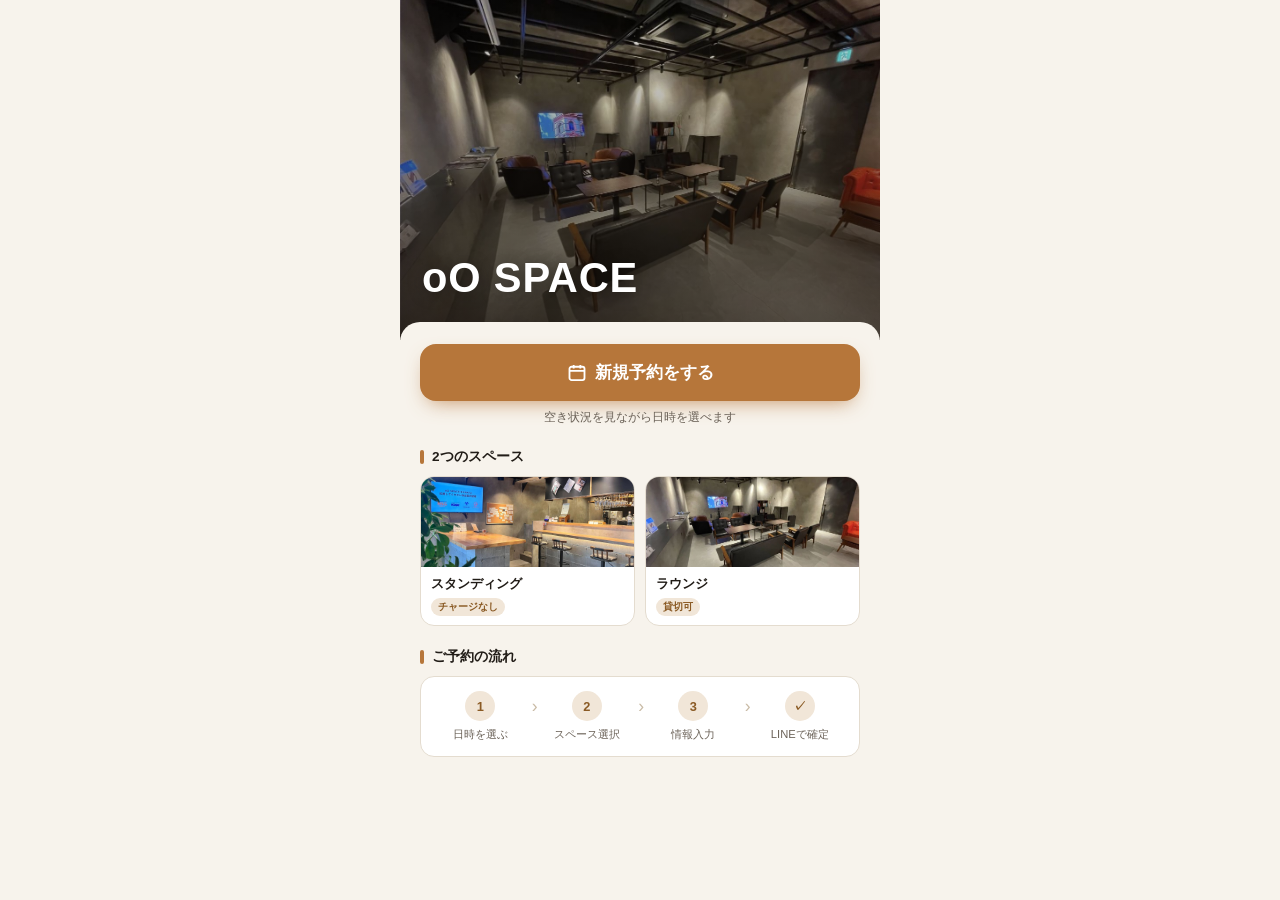
<file: frontend/index.html>
<!DOCTYPE html>
<html lang="ja">
<head>
  <meta charset="UTF-8">
  <meta name="viewport" content="width=device-width, initial-scale=1.0">
  <title>SPACE予約</title>
  <link rel="stylesheet" href="css/style.css">
</head>
<body class="home">
  <main id="portal">
    <header class="home-hero">
      <h1 class="home-brand">oO SPACE</h1>
    </header>

    <div class="home-sheet">
      <button id="new-reservation" class="home-cta">
        <svg width="20" height="20" viewBox="0 0 24 24" fill="none" stroke="currentColor" stroke-width="2.2" aria-hidden="true"><rect x="3" y="4.5" width="18" height="16" rx="2.5"/><path d="M3 9.5h18M8 2.5v4M16 2.5v4"/></svg>
        新規予約をする
      </button>
      <p class="home-sub">空き状況を見ながら日時を選べます</p>

      <h2 class="home-section">2つのスペース</h2>
      <div class="home-spaces">
        <div class="home-space">
          <img src="img/standing-space.jpg" alt="スタンディング・スペースの様子">
          <div><b>スタンディング</b><span class="home-tag">チャージなし</span></div>
        </div>
        <div class="home-space">
          <img src="img/lounge-space.jpg" alt="ラウンジ・スペースの様子">
          <div><b>ラウンジ</b><span class="home-tag">貸切可</span></div>
        </div>
      </div>

      <h2 class="home-section">ご予約の流れ</h2>
      <ol class="home-steps">
        <li><i>1</i>日時を選ぶ</li>
        <li><i>2</i>スペース選択</li>
        <li><i>3</i>情報入力</li>
        <li><i>✓</i>LINEで確定</li>
      </ol>
    </div>
  </main>

  <script src="https://static.line-scdn.net/liff/edge/2/sdk.js"></script>
  <script src="js/config.js"></script>
  <script src="js/liff-init.js"></script>
</body>
</html>
</file>
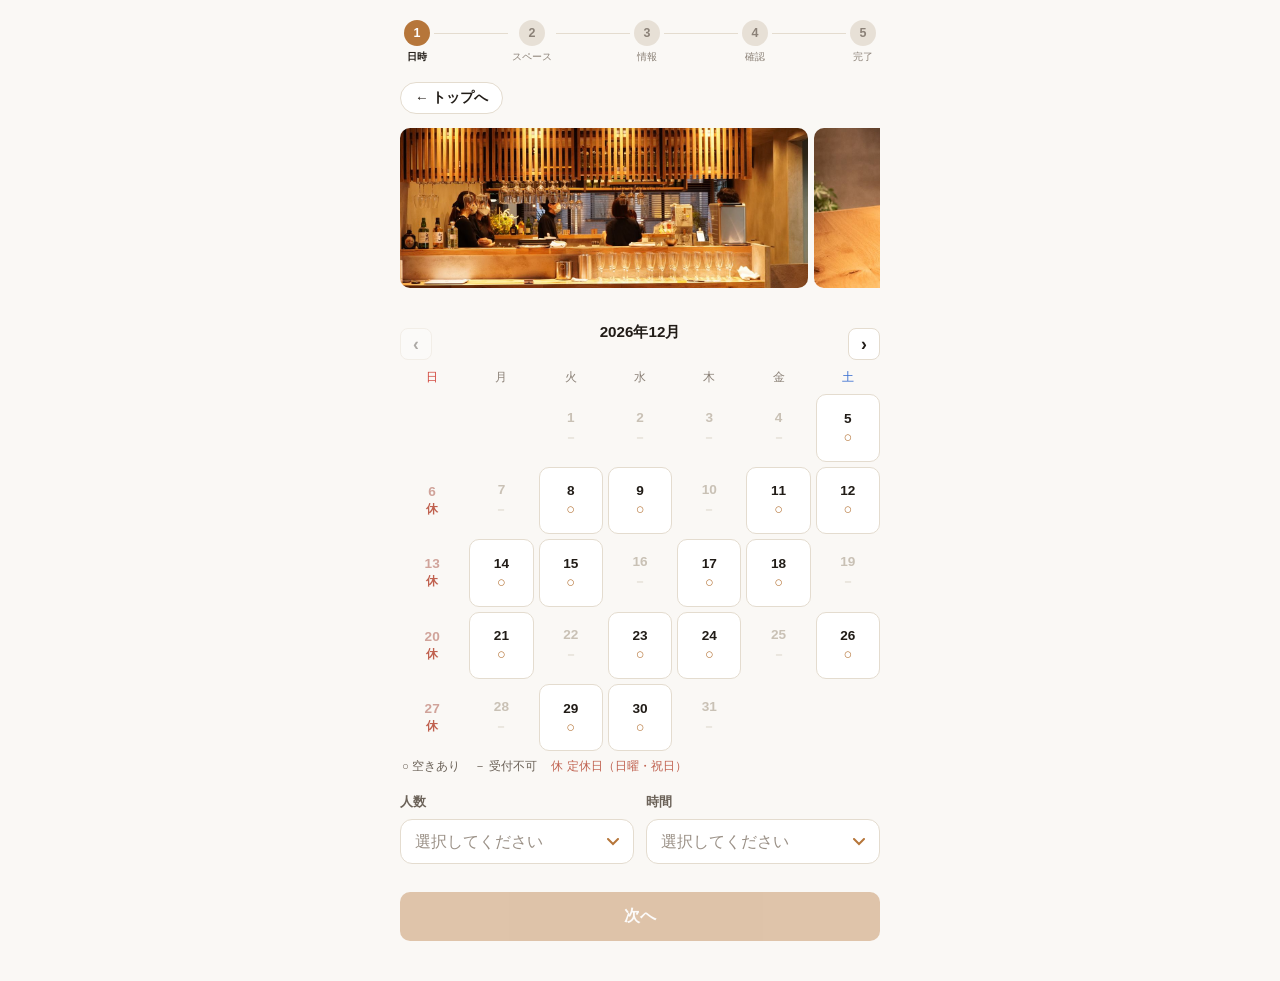
<file: frontend/reserve.html>
<!DOCTYPE html>
<html lang="ja">
<head>
  <meta charset="UTF-8">
  <meta name="viewport" content="width=device-width, initial-scale=1.0">
  <title>予約 - SPACE予約</title>
  <link rel="stylesheet" href="css/style.css">
</head>
<body>
  <main id="reserve">
    <div class="step-tracker" id="step-tracker">
      <div class="step-node is-active" data-node="1"><span class="num">1</span><span class="label">日時</span></div>
      <div class="step-line"></div>
      <div class="step-node" data-node="2"><span class="num">2</span><span class="label">スペース</span></div>
      <div class="step-line"></div>
      <div class="step-node" data-node="3"><span class="num">3</span><span class="label">情報</span></div>
      <div class="step-line"></div>
      <div class="step-node" data-node="4"><span class="num">4</span><span class="label">確認</span></div>
      <div class="step-line"></div>
      <div class="step-node" data-node="5"><span class="num">5</span><span class="label">完了</span></div>
    </div>

    <!-- Step 1: 写真・日時・人数・時間 -->
    <section class="screen is-active" data-screen="1">
      <a class="back-btn" href="index.html">← トップへ</a>
      <div class="photo-carousel">
        <img class="photo-tile" src="img/bar-counter.jpg" alt="店内バーカウンターの様子">
        <img class="photo-tile" src="img/drinks.jpg" alt="ドリンクメニューの一例">
        <img class="photo-tile" src="img/sake.jpg" alt="日本酒メニューの一例">
      </div>

      <div class="field">
        <div class="cal-nav">
          <button type="button" class="cal-nav-btn" id="cal-prev" aria-label="前月">‹</button>
          <div class="cal-month" id="cal-month"></div>
          <button type="button" class="cal-nav-btn" id="cal-next" aria-label="翌月">›</button>
        </div>
        <div class="cal-grid" id="cal-grid"></div>
        <p class="cal-legend"><span>○ 空きあり</span><span>－ 受付不可</span><span class="is-closed">休 定休日（日曜・祝日）</span></p>
      </div>

      <div class="select-row">
        <label class="field select-field">
          <span class="field-label">人数</span>
          <select id="people-select" class="select-input" required>
            <option value="" disabled selected>選択してください</option>
          </select>
        </label>
        <label class="field select-field">
          <span class="field-label">時間</span>
          <select id="time-select" class="select-input" required>
            <option value="" disabled selected>選択してください</option>
          </select>
        </label>
      </div>

      <button type="button" class="primary-btn" id="step1-next" disabled>次へ</button>
    </section>

    <!-- Step 2: スペース選択 -->
    <section class="screen" data-screen="2">
      <button type="button" class="back-btn" data-prev="1">← 戻る</button>
      <h2>スペースの選択</h2>

      <div class="space-card" data-space="スタンディング・スペース">
        <img class="space-thumb" src="img/standing-space.jpg" alt="スタンディング・スペースの様子">
        <div class="space-body">
          <p class="space-title">スタンディング・スペース <span class="space-badge">チャージなし</span></p>
          <p class="space-desc">「新たな交流」がテーマ。チャージ等はなく、少し空いた時間に1杯から気軽にご利用いただけます。1人でも仲間とでもフラッとどうぞ。</p>
        </div>
        <div class="space-check">✓</div>
      </div>

      <div class="space-card" data-space="ラウンジ・スペース">
        <img class="space-thumb" src="img/lounge-space.jpg" alt="ラウンジ・スペースの様子">
        <div class="space-body">
          <p class="space-title">ラウンジ・スペース <span class="space-badge">貸切可</span></p>
          <p class="space-desc">「新たな発見と深堀り」がテーマ。テーブルチャージ <b class="space-price">1,000円／お一人様</b>。ゆっくり話し込みたい方や、イベント・商談・仲間との集まりにもおすすめです。</p>
          <p class="space-warning" id="lounge-blocked" hidden></p>
        </div>
        <div class="space-check">✓</div>
      </div>

      <div class="field" id="lounge-usage" hidden>
        <span class="field-label">ご利用方法（ラウンジ）</span>
        <div class="option-group">
          <label><input type="radio" name="loungeUsage" value="通常利用" checked><b>通常利用</b><span>チャージ 1,000円／人</span></label>
          <label><input type="radio" name="loungeUsage" value="貸切"><b>貸切</b><span id="charter-price"></span></label>
        </div>
        <p class="option-hint">貸切料金：18時より前の開始 22,000円／3時間、18時以降の開始 33,000円／3時間</p>
      </div>

      <div class="field">
        <span class="field-label">飲み放題の有無</span>
        <div class="option-group">
          <label><input type="radio" name="drink" value="あり" checked><b>あり</b><span>2時間飲み放題 3,000円／人</span></label>
          <label><input type="radio" name="drink" value="なし"><b>なし</b><span></span></label>
        </div>
      </div>

      <button type="button" class="primary-btn" id="step2-next" disabled>次へ</button>
    </section>

    <!-- Step 3: 予約者情報 -->
    <section class="screen" data-screen="3">
      <button type="button" class="back-btn" data-prev="2">← 戻る</button>
      <h2>ご予約者情報の入力</h2>

      <div class="name-row">
        <label class="text-field">セイ（カタカナ） <input type="text" id="lastname-input" inputmode="kana" placeholder="ヤマダ" required></label>
        <label class="text-field">メイ（カタカナ） <input type="text" id="firstname-input" inputmode="kana" placeholder="タロウ" required></label>
      </div>

      <label class="text-field">電話番号（必須） <input type="tel" id="phone-input" required></label>
      <label class="text-field">メールアドレス <input type="email" id="email-input" inputmode="email" autocomplete="email" autocapitalize="off" spellcheck="false" placeholder="example@gmail.com" aria-describedby="email-error"><span class="field-error" id="email-error" role="alert"></span></label>

      <div class="field">
        <span class="field-label">ご利用履歴</span>
        <div class="chip-group">
          <label><input type="radio" name="usageHistory" value="初めて" checked>初めて</label>
          <label><input type="radio" name="usageHistory" value="利用したことがある">利用したことがある</label>
        </div>
      </div>

      <label class="text-field">備考 <textarea id="note-input" rows="2"></textarea></label>

      <button type="button" class="primary-btn" id="step3-next">予約前の最終確認へ</button>
    </section>

    <!-- Step 4: 確認 -->
    <section class="screen" data-screen="4">
      <button type="button" class="back-btn" data-prev="3">← 戻る</button>
      <h2>予約内容の確認</h2>

      <dl class="summary" id="summary"></dl>

      <p class="option-hint">登録すると、予約内容がこのLINEのトークにも送信されます。</p>
      <button type="button" class="primary-btn" id="confirm-btn">この内容で登録する</button>
    </section>

    <!-- Step 5: 完了 -->
    <section class="screen" data-screen="5">
      <div class="complete-icon">✓</div>
      <h2 style="text-align:center;">ご予約ありがとうございます</h2>
      <p class="complete-copy">内容を確認のうえ、担当者よりLINEでご連絡します。</p>
    </section>
  </main>

  <script src="https://static.line-scdn.net/liff/edge/2/sdk.js"></script>
  <script src="js/config.js"></script>
  <script src="js/liff-init.js"></script>
  <script src="js/calendar.js"></script>
  <script src="js/reserve-form.js"></script>
</body>
</html>
</file>
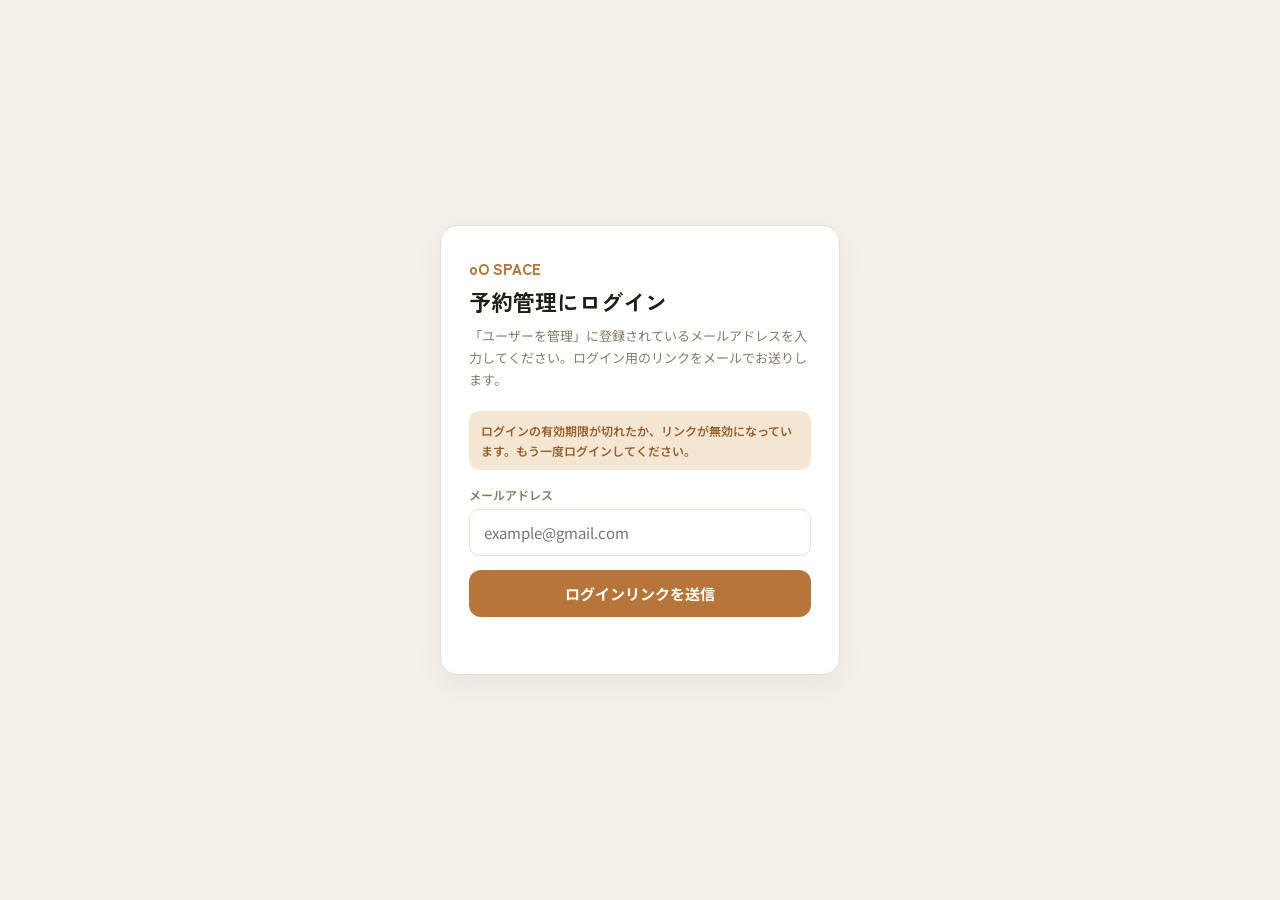
<file: gas/AdminLoginPage.html>
<!DOCTYPE html>
<html lang="ja">
<head>
<base target="_top">
<meta charset="UTF-8">
<meta name="viewport" content="width=device-width, initial-scale=1">
<link rel="preconnect" href="https://fonts.googleapis.com">
<link rel="preconnect" href="https://fonts.gstatic.com" crossorigin>
<link href="https://fonts.googleapis.com/css2?family=Zen+Kaku+Gothic+New:wght@700;900&family=Noto+Sans+JP:wght@400;500;600;700&display=swap" rel="stylesheet">
<style>
  :root {
    --bg: #f4f1ea;
    --surface: #ffffff;
    --border: #e6e0d4;
    --text: #211d17;
    --text-muted: #857b68;
    --accent: #b6763a;
    --accent-strong: #96602c;
    --accent-soft: #f4e6d3;
    --danger: #b3412f;
  }
  * { box-sizing: border-box; }
  body {
    margin: 0; min-height: 100vh; background: var(--bg); color: var(--text);
    font-family: "Noto Sans JP", "Hiragino Kaku Gothic ProN", sans-serif;
    display: flex; align-items: center; justify-content: center; padding: 24px 16px;
  }
  .card {
    width: 100%; max-width: 400px; background: var(--surface); border: 1px solid var(--border);
    border-radius: 18px; padding: 32px 28px; box-shadow: 0 10px 30px rgba(33,29,23,0.06);
  }
  .mark { font-family: "Zen Kaku Gothic New", sans-serif; font-weight: 900; font-size: 15px; color: var(--accent); }
  h1 { font-family: "Zen Kaku Gothic New", sans-serif; font-size: 22px; margin: 6px 0 8px; }
  p { font-size: 13px; line-height: 1.7; color: var(--text-muted); margin: 0 0 20px; }
  .notice {
    background: var(--accent-soft); color: var(--accent-strong); border-radius: 10px;
    padding: 10px 12px; font-size: 12px; font-weight: 600; margin-bottom: 16px; line-height: 1.6;
  }
  label { display: block; font-size: 12px; font-weight: 600; color: var(--text-muted); margin-bottom: 6px; }
  input {
    width: 100%; font: inherit; font-size: 15px; color: var(--text); padding: 12px 14px;
    border: 1px solid var(--border); border-radius: 10px; outline: none;
  }
  input:focus { border-color: var(--accent); box-shadow: 0 0 0 3px rgba(182,118,58,0.16); }
  button {
    width: 100%; margin-top: 14px; padding: 13px; border: none; border-radius: 12px;
    background: var(--accent); color: #fff; font: inherit; font-size: 15px; font-weight: 700; cursor: pointer;
  }
  button:hover { background: var(--accent-strong); }
  button:disabled { opacity: 0.6; cursor: default; }
  .error { color: var(--danger); font-size: 13px; margin-top: 12px; min-height: 1em; }
  .done { display: none; text-align: center; }
  .done h1 { font-size: 19px; }
  .done p { margin: 0; }
</style>
</head>
<body>
<div class="card">
  <div id="form-view">
    <div class="mark">oO SPACE</div>
    <h1>予約管理にログイン</h1>
    <p>「ユーザーを管理」に登録されているメールアドレスを入力してください。ログイン用のリンクをメールでお送りします。</p>
    <? if (sessionExpired) { ?>
      <div class="notice">ログインの有効期限が切れたか、リンクが無効になっています。もう一度ログインしてください。</div>
    <? } ?>
    <form id="login-form" novalidate>
      <label for="email">メールアドレス</label>
      <input type="email" id="email" autocomplete="email" placeholder="example@gmail.com" required>
      <button type="submit" id="submit-btn">ログインリンクを送信</button>
      <div class="error" id="error"></div>
    </form>
  </div>
  <div class="done" id="done-view">
    <div class="mark">oO SPACE</div>
    <h1>メールを確認してください</h1>
    <p id="done-message"></p>
  </div>
</div>
<script>
  document.getElementById('login-form').addEventListener('submit', function (e) {
    e.preventDefault();
    var email = document.getElementById('email').value.trim();
    var errorEl = document.getElementById('error');
    var btn = document.getElementById('submit-btn');
    errorEl.textContent = '';
    if (!email) {
      errorEl.textContent = 'メールアドレスを入力してください';
      return;
    }
    btn.disabled = true;
    btn.textContent = '送信中…';
    google.script.run.withSuccessHandler(function (res) {
      if (!res.success) {
        errorEl.textContent = res.error;
        btn.disabled = false;
        btn.textContent = 'ログインリンクを送信';
        return;
      }
      document.getElementById('done-message').textContent = res.message;
      document.getElementById('form-view').style.display = 'none';
      document.getElementById('done-view').style.display = 'block';
    }).withFailureHandler(function (err) {
      // 1つのブラウザで複数のGoogleアカウントにログインしていると、GASの通信が失敗することがある
      errorEl.textContent = (err && err.message ? err.message : String(err)) +
        '（うまくいかない場合は、シークレットウィンドウでこのページを開き直してください）';
      btn.disabled = false;
      btn.textContent = 'ログインリンクを送信';
    }).requestAdminLoginLink(email);
  });
</script>
</body>
</html>
</file>
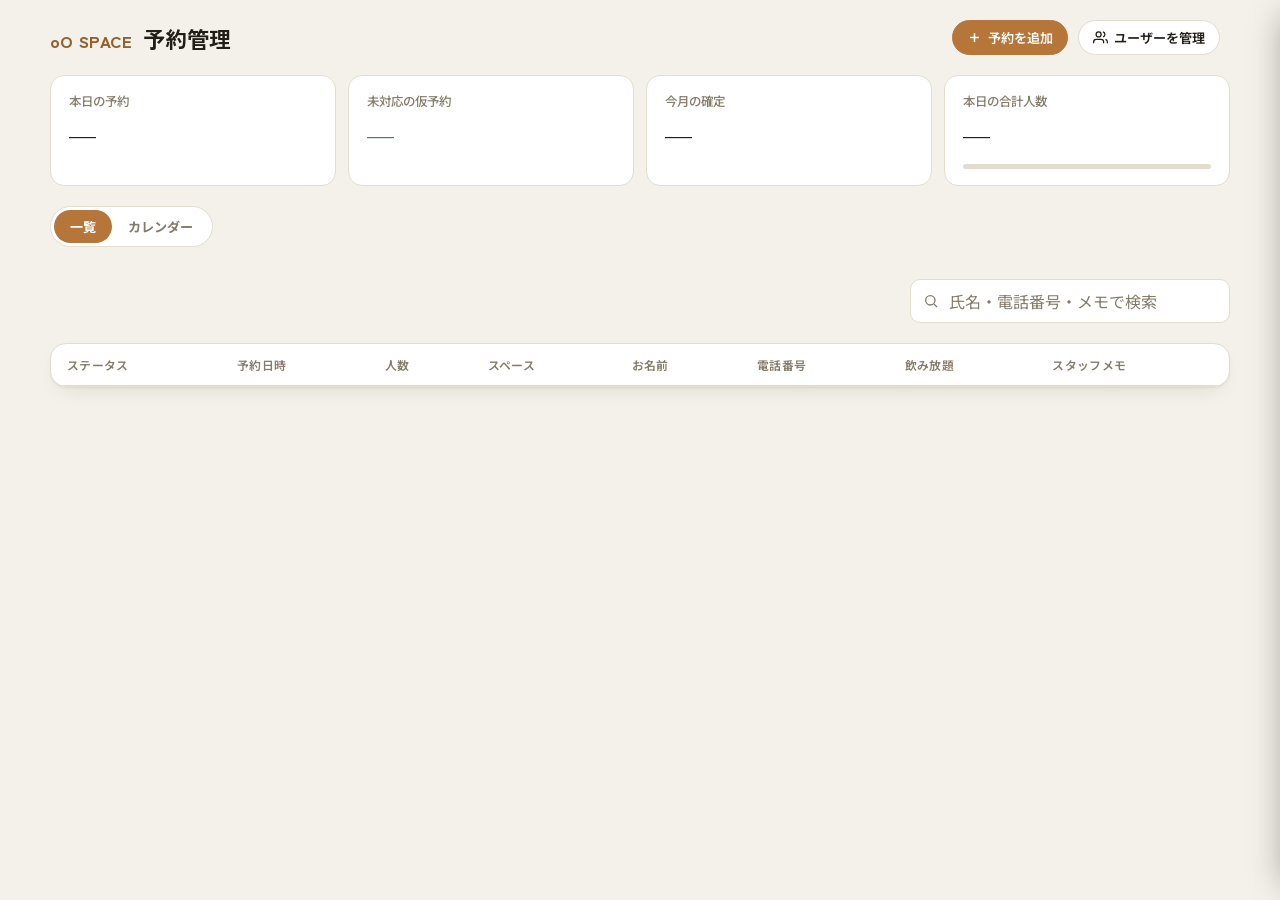
<file: gas/AdminPage.html>
<!DOCTYPE html>
<html lang="ja">
<head>
<meta charset="UTF-8">
<meta name="viewport" content="width=device-width, initial-scale=1.0">
<title>予約管理</title>
<link rel="preconnect" href="https://fonts.googleapis.com">
<link rel="preconnect" href="https://fonts.gstatic.com" crossorigin>
<link href="https://fonts.googleapis.com/css2?family=Zen+Kaku+Gothic+New:wght@500;700;900&family=Noto+Sans+JP:wght@400;500;600;700&display=swap" rel="stylesheet">
<style>
  :root {
    --bg: #f4f1ea;
    --surface: #ffffff;
    --surface-raised: #ffffff;
    --border: #e3ddd0;
    --text: #211d17;
    --text-muted: #857b68;
    --accent: #b6763a;
    --accent-strong: #96602c;
    --accent-soft: #f4e6d3;
    --ok: #2f7a52;
    --ok-soft: #e2f1e8;
    --pending: #3d6fa5;
    --pending-soft: #e4edf6;
    --danger: #a8433a;
    --danger-soft: #f5e4e2;
    --shadow: 0 1px 2px rgba(33,29,23,0.06), 0 8px 24px -12px rgba(33,29,23,0.18);
  }
  * { box-sizing: border-box; }
  html, body { height: 100%; }
  body {
    margin: 0;
    background: var(--bg);
    color: var(--text);
    font-family: "Noto Sans JP", "Hiragino Kaku Gothic ProN", sans-serif;
    padding: 20px;
  }
  h1, h2, h3 { font-family: "Zen Kaku Gothic New", "Noto Sans JP", sans-serif; }
  .tabular { font-variant-numeric: tabular-nums; }

  .shell { max-width: 1180px; margin: 0 auto; display: flex; flex-direction: column; gap: 20px; }

  .topbar { display: flex; align-items: center; justify-content: space-between; gap: 16px; flex-wrap: wrap; }
  .brand { display: flex; align-items: baseline; gap: 10px; }
  .brand .mark { font-family: "Zen Kaku Gothic New", sans-serif; font-weight: 900; font-size: 1.05rem; color: var(--accent-strong); letter-spacing: 0.02em; }
  .brand h1 { font-size: 1.4rem; font-weight: 700; margin: 0; }
  .today { font-size: 0.85rem; color: var(--text-muted); font-weight: 500; }

  .stats { display: grid; grid-template-columns: repeat(4, 1fr); gap: 12px; }
  @media (max-width: 720px) { .stats { grid-template-columns: repeat(2, 1fr); } }
  .stat { background: var(--surface); border: 1px solid var(--border); border-radius: 14px; padding: 16px 18px; display: flex; flex-direction: column; gap: 6px; }
  .stat .label { font-size: 0.78rem; color: var(--text-muted); font-weight: 500; }
  .stat .value { font-family: "Zen Kaku Gothic New", sans-serif; font-size: 1.7rem; font-weight: 700; }
  .stat .value small { font-size: 0.95rem; font-weight: 500; color: var(--text-muted); }
  .stat.warn .value { color: var(--pending); }
  .cap-bar { height: 5px; border-radius: 3px; background: var(--border); overflow: hidden; margin-top: 2px; }
  .cap-bar > i { display: block; height: 100%; background: var(--accent); border-radius: 3px; }

  .controls { display: flex; align-items: center; gap: 10px; flex-wrap: wrap; justify-content: space-between; }
  .tabs { display: flex; gap: 6px; flex-wrap: wrap; }
  .tab {
    border: 1px solid var(--border); background: var(--surface); color: var(--text-muted);
    font: inherit; font-weight: 600; font-size: 0.82rem; padding: 7px 14px; border-radius: 999px;
    cursor: pointer; display: flex; align-items: center; gap: 6px; transition: background .15s, color .15s, border-color .15s;
  }
  .tab .n { font-size: 0.74rem; opacity: 0.75; }
  .tab:hover { border-color: var(--accent); color: var(--text); }
  .tab.is-active { background: var(--accent); border-color: var(--accent); color: #fff; }

  .search { display: flex; align-items: center; gap: 8px; background: var(--surface); border: 1px solid var(--border); border-radius: 10px; padding: 8px 12px; min-width: 220px; flex: 1 1 220px; max-width: 320px; }
  .search svg { flex-shrink: 0; color: var(--text-muted); }
  .search input { border: none; background: none; outline: none; font: inherit; color: var(--text); width: 100%; }
  .search input::placeholder { color: var(--text-muted); }

  .table-card { background: var(--surface); border: 1px solid var(--border); border-radius: 16px; overflow: hidden; box-shadow: var(--shadow); }
  .table-scroll { overflow-x: auto; }
  table { width: 100%; border-collapse: collapse; min-width: 760px; }
  thead th { text-align: left; font-size: 0.74rem; color: var(--text-muted); font-weight: 600; letter-spacing: 0.03em; padding: 12px 16px; border-bottom: 1px solid var(--border); white-space: nowrap; }
  tbody tr { cursor: pointer; transition: background .12s; }
  tbody tr:hover { background: var(--accent-soft); }
  tbody tr.is-selected { background: var(--accent-soft); }
  tbody tr + tr td { border-top: 1px solid var(--border); }
  tbody td { padding: 13px 16px; font-size: 0.88rem; vertical-align: middle; }
  .cell-name { font-weight: 600; }
  .cell-memo { max-width: 240px; color: var(--text-muted); font-size: 0.82rem; }
  .cell-memo span { display: block; overflow: hidden; text-overflow: ellipsis; white-space: nowrap; }
  .cal-item .memo { font-size: 12px; color: var(--text-muted); margin-top: 4px; padding-top: 4px; border-top: 1px dashed var(--border); white-space: pre-wrap; word-break: break-word; }

  .pill { display: inline-flex; align-items: center; gap: 5px; padding: 3px 10px; border-radius: 999px; font-size: 0.74rem; font-weight: 700; white-space: nowrap; }
  .pill::before { content: ""; width: 6px; height: 6px; border-radius: 50%; background: currentColor; }
  .pill.pending { background: var(--pending-soft); color: var(--pending); }
  .pill.ok { background: var(--ok-soft); color: var(--ok); }
  .pill.danger { background: var(--danger-soft); color: var(--danger); }

  .space-tag { font-size: 0.78rem; color: var(--text-muted); }
  .empty-row td { text-align: center; color: var(--text-muted); padding: 40px 16px; font-size: 0.88rem; }

  .overlay { position: fixed; inset: 0; background: rgba(20,17,12,0.35); opacity: 0; pointer-events: none; transition: opacity .2s; z-index: 10; }
  .overlay.is-open { opacity: 1; pointer-events: auto; }

  .panel {
    position: fixed; top: 0; right: 0; height: 100%; width: min(420px, 100%);
    background: var(--surface-raised); border-left: 1px solid var(--border);
    transform: translateX(100%); transition: transform .25s ease; z-index: 11;
    display: flex; flex-direction: column; box-shadow: -12px 0 32px -16px rgba(0,0,0,0.35);
  }
  .panel.is-open { transform: translateX(0); }
  .panel-head { padding: 18px 20px; border-bottom: 1px solid var(--border); display: flex; align-items: flex-start; justify-content: space-between; gap: 12px; }
  .panel-head h2 { font-size: 1.15rem; margin: 0 0 4px; }
  .panel-close { border: none; background: none; color: var(--text-muted); cursor: pointer; padding: 4px; border-radius: 8px; flex-shrink: 0; }
  .panel-close:hover { background: var(--accent-soft); color: var(--text); }
  .panel-body { padding: 18px 20px; overflow-y: auto; flex: 1; display: flex; flex-direction: column; gap: 18px; }
  .field-group { display: flex; flex-direction: column; gap: 10px; }
  .field-group h3 { font-size: 0.72rem; text-transform: uppercase; letter-spacing: 0.08em; color: var(--text-muted); font-weight: 700; margin: 0; }
  .kv { display: flex; justify-content: space-between; gap: 12px; font-size: 0.88rem; padding: 2px 0; margin: 0; }
  .kv dt { color: var(--text-muted); flex-shrink: 0; }
  .kv dd { margin: 0; text-align: right; font-weight: 500; }
  .note-box.memo-box { background: #fffaf0; border-color: #ecdcbf; }
  .memo-editor textarea { width: 100%; font: inherit; font-size: 0.85rem; line-height: 1.5; padding: 10px 12px; border: 1px solid var(--accent); border-radius: 10px; resize: vertical; min-height: 90px; }
  .memo-editor .row { display: flex; gap: 6px; justify-content: flex-end; align-items: center; margin-top: 6px; }
  .note-box { background: var(--bg); border: 1px solid var(--border); border-radius: 10px; padding: 10px 12px; font-size: 0.85rem; line-height: 1.5; white-space: pre-wrap; }
  /* LINE送信履歴（システムが自動で送ったメッセージ。公式LINEのチャット欄には出ないため管理画面に表示する） */
  .line-log { display: flex; flex-direction: column; gap: 10px; background: #eef2f7; border-radius: 12px; padding: 12px; }
  .line-log .empty { font-size: 0.82rem; color: var(--text-muted); text-align: center; padding: 6px 0; }
  .line-msg { align-self: flex-start; max-width: 92%; }
  .line-msg .meta { font-size: 0.7rem; color: var(--text-muted); margin: 0 0 3px 2px; display: flex; gap: 6px; align-items: center; flex-wrap: wrap; }
  .line-msg .kind { font-weight: 700; color: var(--text); }
  .line-msg .fail { color: var(--danger); font-weight: 700; }
  .line-msg .bubble { background: var(--surface); border: 1px solid var(--border); border-radius: 4px 14px 14px 14px; padding: 8px 11px; font-size: 0.82rem; line-height: 1.55; white-space: pre-wrap; word-break: break-word; }
  .line-msg.is-failed .bubble { border-color: var(--danger); background: var(--danger-soft); }
  .line-log-hint { font-size: 0.72rem; color: var(--text-muted); line-height: 1.5; margin: 0; }
  .panel-foot { padding: 16px 20px; border-top: 1px solid var(--border); display: flex; gap: 10px; }
  .btn { flex: 1; border: none; border-radius: 10px; padding: 11px 14px; font: inherit; font-weight: 700; font-size: 0.88rem; cursor: pointer; transition: filter .15s, background .15s; }
  .btn:hover { filter: brightness(0.96); }
  .btn:disabled { opacity: 0.6; cursor: default; }
  .btn.primary { background: var(--accent); color: #fff; }
  .btn.ghost { background: var(--bg); color: var(--text); border: 1px solid var(--border); }
  .btn.danger-ghost { background: var(--danger-soft); color: var(--danger); }

  .badge-liff { display: inline-flex; align-items: center; gap: 5px; font-size: 0.72rem; color: var(--ok); font-weight: 700; }
  .badge-liff.off { color: var(--text-muted); }

  .admin-btn {
    display: inline-flex; align-items: center; gap: 6px; border: 1px solid var(--border); background: var(--surface);
    color: var(--text); font: inherit; font-weight: 600; font-size: 0.82rem; padding: 7px 14px; border-radius: 999px; cursor: pointer; white-space: nowrap;
  }
  .admin-btn:hover { border-color: var(--accent); }

  .modal-overlay { position: fixed; inset: 0; background: rgba(20,17,12,0.35); opacity: 0; pointer-events: none; transition: opacity .2s; z-index: 20; }
  .modal-overlay.is-open { opacity: 1; pointer-events: auto; }
  .modal {
    position: fixed; top: 50%; left: 50%; width: min(440px, calc(100% - 32px));
    background: var(--surface-raised); border-radius: 16px; box-shadow: var(--shadow); z-index: 21;
    opacity: 0; pointer-events: none; transform: translate(-50%, -48%); transition: opacity .2s, transform .2s;
  }
  .modal.is-open { opacity: 1; pointer-events: auto; transform: translate(-50%, -50%); }
  .modal-head { padding: 20px 22px 4px; }
  .modal-head h2 { font-size: 1.15rem; margin: 0; }
  .modal-body { padding: 16px 22px 4px; display: flex; flex-direction: column; gap: 14px; }
  .modal-add-row { display: flex; gap: 8px; }
  .modal-add-row input {
    flex: 1; border: 1px solid var(--border); border-radius: 10px; padding: 10px 12px; font: inherit; outline: none; min-width: 0;
  }
  .modal-add-row input:focus { border-color: var(--accent); }
  .modal-add-row button { border: none; border-radius: 10px; padding: 10px 16px; background: var(--accent); color: #fff; font: inherit; font-weight: 700; cursor: pointer; flex-shrink: 0; }
  .role-select {
    border: 1px solid var(--border); border-radius: 10px; padding: 10px 10px; font: inherit; font-size: 0.82rem;
    color: var(--text); background: var(--surface); cursor: pointer; flex-shrink: 0;
  }
  .role-select:focus { border-color: var(--accent); }
  .modal-section-label { font-size: 0.8rem; font-weight: 700; color: var(--text-muted); margin: 0 0 6px; }
  .admin-list { list-style: none; margin: 0; padding: 0; display: flex; flex-direction: column; max-height: 240px; overflow-y: auto; }
  .admin-list li { display: flex; align-items: center; gap: 10px; padding: 8px 2px; }
  .admin-avatar {
    width: 30px; height: 30px; border-radius: 50%; background: var(--accent-soft); color: var(--accent-strong);
    display: flex; align-items: center; justify-content: center; font-weight: 700; font-size: 0.82rem; flex-shrink: 0;
  }
  .admin-email { flex: 1; font-size: 0.86rem; word-break: break-all; }
  .admin-remove-btn { border: none; background: none; color: var(--text-muted); cursor: pointer; padding: 4px; border-radius: 6px; flex-shrink: 0; display: flex; }
  .admin-remove-btn:hover { background: var(--danger-soft); color: var(--danger); }
  .modal-error { font-size: 0.8rem; color: var(--danger); min-height: 1.1em; }
  .modal-foot { display: flex; justify-content: flex-end; padding: 10px 22px 20px; }
  .modal-foot .btn { flex: none; padding: 10px 20px; }
  .admin-btn.primary { background: var(--accent); border-color: var(--accent); color: #fff; }
  .admin-btn.primary:hover { filter: brightness(0.95); }

  .modal.wide { width: min(520px, calc(100% - 32px)); max-height: calc(100% - 32px); display: flex; flex-direction: column; }
  .modal.wide .modal-body { overflow-y: auto; }
  .form-grid { display: grid; grid-template-columns: 1fr 1fr; gap: 12px; }
  .form-grid .full { grid-column: 1 / -1; }
  .form-field { display: flex; flex-direction: column; gap: 5px; min-width: 0; }
  .form-field label { font-size: 0.75rem; font-weight: 700; color: var(--text-muted); }
  .form-field label .req { color: var(--danger); margin-left: 2px; }
  .form-field input, .form-field select, .form-field textarea {
    width: 100%; border: 1px solid var(--border); border-radius: 10px; padding: 9px 11px; font: inherit; font-size: 0.88rem;
    color: var(--text); background: var(--surface); outline: none;
  }
  .form-field textarea { resize: vertical; min-height: 60px; }
  .form-field input:focus, .form-field select:focus, .form-field textarea:focus { border-color: var(--accent); }
  .status-choice { display: flex; gap: 8px; }
  .status-choice label {
    flex: 1; display: flex; align-items: center; gap: 6px; border: 1px solid var(--border); border-radius: 10px;
    padding: 9px 11px; font-size: 0.85rem; font-weight: 600; color: var(--text); cursor: pointer;
  }
  .status-choice input { width: auto; flex: none; margin: 0; accent-color: var(--accent); }
  .status-choice label:has(input:checked) { border-color: var(--accent); background: var(--accent-soft); }
  .form-hint { font-size: 0.75rem; color: var(--text-muted); margin: 0; line-height: 1.6; }
  .modal-foot.split { gap: 10px; }
  .hc-edit-btn, .hc-save-btn, .hc-cancel-btn {
    border: 1px solid var(--border); background: var(--surface); color: var(--text); font: inherit; font-size: 0.75rem;
    font-weight: 700; padding: 3px 10px; border-radius: 999px; cursor: pointer; margin-left: 6px;
  }
  .hc-edit-btn:hover { border-color: var(--accent); }
  .hc-save-btn { background: var(--accent); border-color: var(--accent); color: #fff; }
  .hc-save-btn:disabled { opacity: 0.6; }
  .hc-editor { display: inline-flex; align-items: center; gap: 2px; }
  .hc-editor input { width: 56px; border: 1px solid var(--border); border-radius: 8px; padding: 4px 6px; font: inherit; text-align: right; }
  .hc-editor input:focus { outline: none; border-color: var(--accent); }
  .hc-error { display: block; color: var(--danger); font-size: 0.75rem; margin-top: 4px; }
  .hc-error:empty { display: none; }
  @media (max-width: 480px) { .form-grid { grid-template-columns: 1fr; } }

  @media (max-width: 480px) {
    thead { display: none; }
    table, tbody, tr, td { display: block; width: 100%; }
    tbody tr { border-top: 1px solid var(--border); padding: 12px 4px; }
    tbody tr:first-child { border-top: none; }
    tbody td { padding: 3px 12px; border: none !important; }
    .cell-memo { max-width: none; }
    .cell-memo span { white-space: pre-wrap; }
    tbody td.cell-memo.is-empty { display: none; }
    tbody td[data-label]::before { content: attr(data-label); display: block; font-size: 0.68rem; color: var(--text-muted); margin-bottom: 2px; }
    .table-scroll { overflow-x: visible; }
    table { min-width: 0; }
  }
  /* ---- 表示切り替え・カレンダー表示 ---- */
  .view-bar { display: flex; align-items: center; gap: 10px; flex-wrap: wrap; margin-bottom: 12px; }
  .seg { display: inline-flex; background: var(--surface); border: 1px solid var(--border); border-radius: 999px; padding: 3px; }
  .seg button { border: 0; background: none; padding: 7px 16px; border-radius: 999px; font: inherit; font-weight: 700; font-size: 0.82rem; color: var(--text-muted); cursor: pointer; }
  .seg button.is-active { background: var(--accent); color: #fff; }
  .cal-bar { display: none; align-items: center; gap: 10px; flex-wrap: wrap; flex: 1; }
  .cal-bar.is-open { display: flex; }
  .monthnav { display: flex; align-items: center; gap: 6px; font-weight: 700; white-space: nowrap; }
  .monthnav button { width: 32px; height: 32px; border-radius: 50%; border: 1px solid var(--border); background: var(--surface); cursor: pointer; font-size: 16px; color: var(--text); }
  .monthnav .today-btn { width: auto; border-radius: 999px; padding: 0 12px; font: inherit; font-size: 0.8rem; font-weight: 700; }
  .cal-legend { display: flex; gap: 12px; font-size: 12px; color: var(--text-muted); margin-left: auto; flex-wrap: wrap; align-items: center; }
  .cal-legend .dot { display: inline-block; width: 9px; height: 9px; border-radius: 3px; margin-right: 4px; vertical-align: middle; }
  .cal-view { display: none; grid-template-columns: 1fr 320px; gap: 14px; }
  .cal-view.is-open { display: grid; }
  .cal-card { background: var(--surface); border: 1px solid var(--border); border-radius: 16px; overflow: hidden; box-shadow: var(--shadow); }
  .cal-dow, .cal-grid { display: grid; grid-template-columns: repeat(7, 1fr); }
  .cal-dow div { padding: 8px; font-size: 12px; font-weight: 700; color: var(--text-muted); text-align: center; border-bottom: 1px solid var(--border); }
  .cal-dow .sun { color: var(--danger); } .cal-dow .sat { color: var(--pending); }
  .cal-cell { min-height: 112px; border-right: 1px solid var(--border); border-bottom: 1px solid var(--border); padding: 6px; cursor: pointer; min-width: 0; }
  .cal-cell:nth-child(7n) { border-right: 0; }
  .cal-cell.is-out { background: #faf8f4; color: #c5bdae; }
  .cal-cell.is-closed { background: #f0ece4; }
  .cal-cell.is-sel { outline: 2px solid var(--accent); outline-offset: -2px; }
  .cal-d { font-size: 12px; font-weight: 700; display: flex; justify-content: space-between; align-items: center; }
  .cal-cell.is-today .cal-d > span:first-child { background: var(--accent); color: #fff; border-radius: 50%; width: 22px; height: 22px; display: inline-flex; align-items: center; justify-content: center; }
  .cal-cap { font-size: 10px; color: var(--text-muted); font-weight: 600; }
  .cal-cap.is-full { color: var(--danger); }
  .cal-bar-line { height: 3px; background: #eee8dc; border-radius: 2px; margin: 4px 0 5px; }
  .cal-bar-line i { display: block; height: 100%; background: var(--ok); border-radius: 2px; }
  .cal-bar-line i.is-full { background: var(--danger); }
  .cal-ev { font-size: 11px; border-radius: 5px; padding: 2px 5px; margin-bottom: 3px; white-space: nowrap; overflow: hidden; text-overflow: ellipsis; }
  .cal-ev.ok { background: var(--ok-soft); color: var(--ok); }
  .cal-ev.pending { background: var(--pending-soft); color: var(--pending); border: 1px dashed var(--pending); }
  .cal-ev.danger { background: var(--danger-soft); color: var(--danger); text-decoration: line-through; opacity: .7; }
  .cal-more, .cal-closed-tag { font-size: 10px; color: var(--text-muted); }
  .cal-dots { display: none; gap: 3px; flex-wrap: wrap; margin-top: 3px; }
  .cal-dots i { width: 7px; height: 7px; border-radius: 2px; }
  .cal-side { background: var(--surface); border: 1px solid var(--border); border-radius: 16px; padding: 16px; align-self: start; box-shadow: var(--shadow); }
  .cal-side h3 { margin: 0 0 4px; font-family: "Zen Kaku Gothic New", sans-serif; }
  .cal-side .sum { font-size: 12px; color: var(--text-muted); margin-bottom: 12px; }
  .cal-item { border: 1px solid var(--border); border-radius: 12px; padding: 10px 12px; margin-bottom: 8px; cursor: pointer; }
  .cal-item:hover { border-color: var(--accent); }
  .cal-item .t { font-weight: 700; font-size: 14px; } .cal-item .m { font-size: 12px; color: var(--text-muted); margin-top: 2px; }
  .cal-item .pill { float: right; }
  .cal-side .gcal { display: block; margin-top: 10px; font-size: 12px; color: var(--accent); text-align: center; }
  @media (max-width: 860px) {
    .cal-view.is-open { grid-template-columns: 1fr; }
    .cal-cell { min-height: 64px; padding: 4px; }
    .cal-ev, .cal-more, .cal-closed-tag, .cal-bar-line, .cal-cap { display: none; }
    .cal-legend { margin-left: 0; }
    .cal-dots { display: flex; }
  }
</style>
</head>
<body>

<div class="shell">
  <div class="topbar">
    <div class="brand">
      <span class="mark">oO SPACE</span>
      <h1>予約管理</h1>
    </div>
    <div style="display: flex; align-items: center; gap: 10px; flex-wrap: wrap;">
      <button class="admin-btn primary" id="add-reservation-btn">
        <svg width="15" height="15" viewBox="0 0 24 24" fill="none" stroke="currentColor" stroke-width="2.4"><path d="M12 5v14M5 12h14"/></svg>
        予約を追加
      </button>
      <button class="admin-btn" id="manage-admins-btn">
        <svg width="15" height="15" viewBox="0 0 24 24" fill="none" stroke="currentColor" stroke-width="2"><path d="M17 21v-2a4 4 0 00-4-4H5a4 4 0 00-4 4v2"/><circle cx="9" cy="7" r="4"/><path d="M23 21v-2a4 4 0 00-3-3.87"/><path d="M16 3.13a4 4 0 010 7.75"/></svg>
        ユーザーを管理
      </button>
      <span class="pill pending" id="viewer-badge" style="display:none;">閲覧のみ</span>
      <button class="admin-btn" id="logout-btn" style="display:none;">ログアウト</button>
      <div class="today tabular" id="today-label"></div>
    </div>
  </div>

  <div class="stats">
    <div class="stat"><span class="label">本日の予約</span><span class="value tabular" id="stat-today">—</span></div>
    <div class="stat warn"><span class="label">未対応の仮予約</span><span class="value tabular" id="stat-pending">—</span></div>
    <div class="stat"><span class="label">今月の確定</span><span class="value tabular" id="stat-month">—</span></div>
    <div class="stat">
      <span class="label">本日の合計人数</span>
      <span class="value tabular"><span id="stat-capacity">—</span><small id="stat-capacity-max"></small></span>
      <div class="cap-bar"><i id="cap-bar-fill" style="width:0%"></i></div>
    </div>
  </div>

  <div class="view-bar">
    <div class="seg" id="view-seg">
      <button type="button" data-view="list" class="is-active">一覧</button>
      <button type="button" data-view="calendar">カレンダー</button>
    </div>
    <div class="cal-bar" id="cal-bar">
      <div class="monthnav">
        <button type="button" id="cal-prev" aria-label="前月">‹</button>
        <span id="cal-month-label"></span>
        <button type="button" id="cal-next" aria-label="翌月">›</button>
        <button type="button" class="today-btn" id="cal-today">今日</button>
      </div>
      <div class="cal-legend">
        <span><i class="dot" style="background:var(--ok)"></i>確定</span>
        <span><i class="dot" style="background:var(--pending)"></i>仮予約</span>
        <span><i class="dot" style="background:var(--danger)"></i>キャンセル</span>
        <span><i class="dot" style="background:#ddd5c6;border:1px solid #c5bba8"></i>定休日</span>
        <label><input type="checkbox" id="cal-show-cancel"> キャンセルも表示</label>
      </div>
    </div>
  </div>

  <div class="controls" id="list-controls">
    <div class="tabs" id="tabs"></div>
    <div class="search">
      <svg width="16" height="16" viewBox="0 0 24 24" fill="none" stroke="currentColor" stroke-width="2"><circle cx="11" cy="11" r="7"/><path d="M21 21l-4.3-4.3"/></svg>
      <input type="text" id="search-input" placeholder="氏名・電話番号・メモで検索">
    </div>
  </div>

  <div class="table-card" id="list-view">
    <div class="table-scroll">
      <table>
        <thead>
          <tr>
            <th>ステータス</th><th>予約日時</th><th>人数</th><th>スペース</th><th>お名前</th><th>電話番号</th><th>飲み放題</th><th>スタッフメモ</th>
          </tr>
        </thead>
        <tbody id="table-body"></tbody>
      </table>
    </div>
  </div>

  <div class="cal-view" id="cal-view">
    <div class="cal-card">
      <div class="cal-dow"><div class="sun">日</div><div>月</div><div>火</div><div>水</div><div>木</div><div>金</div><div class="sat">土</div></div>
      <div class="cal-grid" id="cal-grid"></div>
    </div>
    <aside class="cal-side" id="cal-side"></aside>
  </div>
</div>

<div class="overlay" id="overlay"></div>
<aside class="panel" id="panel" aria-hidden="true">
  <div class="panel-head">
    <div>
      <h2 id="panel-name">—</h2>
      <span id="panel-status"></span>
    </div>
    <button class="panel-close" id="panel-close" aria-label="閉じる">
      <svg width="20" height="20" viewBox="0 0 24 24" fill="none" stroke="currentColor" stroke-width="2"><path d="M18 6L6 18M6 6l12 12"/></svg>
    </button>
  </div>
  <div class="panel-body">
    <div class="field-group">
      <h3>予約内容</h3>
      <dl class="kv"><dt>日時</dt><dd id="d-datetime" class="tabular"></dd></dl>
      <dl class="kv"><dt>人数</dt><dd id="d-headcount" class="tabular"></dd></dl>
      <dl class="kv"><dt>スペース</dt><dd id="d-space"></dd></dl>
      <dl class="kv"><dt>飲み放題</dt><dd id="d-drink"></dd></dl>
      <dl class="kv"><dt>ご利用履歴</dt><dd id="d-history"></dd></dl>
    </div>
    <div class="field-group">
      <h3>予約者情報</h3>
      <dl class="kv"><dt>電話番号</dt><dd id="d-phone" class="tabular"></dd></dl>
      <dl class="kv"><dt>メール</dt><dd id="d-email"></dd></dl>
      <dl class="kv"><dt>LINE連携</dt><dd id="d-liff"></dd></dl>
      <dl class="kv"><dt>登録日時</dt><dd id="d-created" class="tabular"></dd></dl>
    </div>
    <div class="field-group">
      <h3>備考</h3>
      <div class="note-box" id="d-note"></div>
    </div>
    <div class="field-group">
      <h3 style="display:flex;align-items:center;justify-content:space-between;">スタッフメモ<span id="memo-actions"></span></h3>
      <div id="memo-body"></div>
    </div>
    <div class="field-group">
      <h3>LINEで自動送信したメッセージ</h3>
      <div class="line-log" id="line-log"></div>
      <p class="line-log-hint">システムが自動で送ったメッセージは公式LINEのチャット欄には表示されないため、ここに残しています。お客様が予約時に送った予約内容とその後のやり取りは、公式LINEのチャット欄で確認できます。</p>
    </div>
  </div>
  <div class="panel-foot" id="panel-actions"></div>
</aside>

<div class="modal-overlay" id="admin-modal-overlay"></div>
<div class="modal" id="admin-modal" aria-hidden="true">
  <div class="modal-head"><h2>ユーザーを管理</h2></div>
  <div class="modal-body">
    <div class="modal-add-row">
      <input type="email" id="admin-email-input" placeholder="メールアドレスを追加">
      <select id="admin-role-input" class="role-select">
        <option value="admin">管理者</option>
        <option value="viewer">閲覧者</option>
      </select>
      <button id="admin-add-btn">追加</button>
    </div>
    <p style="font-size: 12px; color: var(--text-muted); margin: 0; line-height: 1.6;">
      ※ sinnovation.jpのアカウントはGoogleにログインしていればそのまま開けます。Gmailなど社外のアカウントは、管理画面のURLを開くとログイン画面が表示されるので、登録したメールアドレスを入力し、届いたリンクから開いてください。
    </p>
    <div class="modal-error" id="admin-error"></div>
    <div>
      <p class="modal-section-label">アクセスできるユーザー</p>
      <ul class="admin-list" id="admin-list"></ul>
    </div>
  </div>
  <div class="modal-foot">
    <button class="btn ghost" id="admin-modal-close">閉じる</button>
  </div>
</div>

<div class="modal-overlay" id="add-modal-overlay"></div>
<div class="modal wide" id="add-modal" aria-hidden="true">
  <div class="modal-head"><h2>予約を追加</h2></div>
  <form class="modal-body" id="add-form" novalidate>
    <div class="form-field">
      <label>ステータス</label>
      <div class="status-choice">
        <label><input type="radio" name="add-status" value="確定" checked>確定として登録</label>
        <label><input type="radio" name="add-status" value="仮予約">仮予約として登録</label>
      </div>
      <p class="form-hint" id="add-status-hint"></p>
    </div>
    <div class="form-grid">
      <div class="form-field"><label for="add-date">日付<span class="req">*</span></label><input type="date" id="add-date" required></div>
      <div class="form-field"><label for="add-time">時刻<span class="req">*</span></label><input type="time" id="add-time" step="900" required></div>
      <div class="form-field"><label for="add-headcount">人数<span class="req">*</span></label><input type="number" id="add-headcount" min="1" step="1" inputmode="numeric" required></div>
      <div class="form-field"><label for="add-space">スペース</label>
        <select id="add-space">
          <option value="">未定</option>
          <option value="スタンディング・スペース">スタンディング・スペース</option>
          <option value="ラウンジ・スペース">ラウンジ・スペース</option>
          <option value="ラウンジ・スペース（貸切）">ラウンジ・スペース（貸切）</option>
        </select>
      </div>
      <div class="form-field"><label for="add-drink">飲み放題</label>
        <select id="add-drink"><option value="あり">あり</option><option value="なし">なし</option></select>
      </div>
      <div class="form-field"><label for="add-history">ご利用履歴</label>
        <select id="add-history"><option value="初めて">初めて</option><option value="利用したことがある">利用したことがある</option></select>
      </div>
      <div class="form-field full"><label for="add-name">氏名（カタカナ）<span class="req">*</span></label><input type="text" id="add-name" autocomplete="off"></div>
      <div class="form-field"><label for="add-phone">電話番号</label><input type="tel" id="add-phone" autocomplete="off"></div>
      <div class="form-field"><label for="add-email">メールアドレス</label><input type="email" id="add-email" autocomplete="off"></div>
      <div class="form-field full"><label for="add-staff-memo">スタッフメモ（社内向け）</label><textarea id="add-staff-memo" rows="2" maxlength="2000"></textarea></div>
      <div class="form-field full"><label for="add-note">備考</label><textarea id="add-note" rows="2" placeholder="例: 電話で受付、Instagram DM経由 など"></textarea></div>
    </div>
    <div class="modal-error" id="add-error"></div>
  </form>
  <div class="modal-foot split">
    <button class="btn ghost" id="add-cancel-btn" type="button">閉じる</button>
    <button class="btn primary" id="add-submit-btn" type="submit" form="add-form">登録する</button>
  </div>
</div>

<script>
  // サーバー(SheetService.getAllReservations)から渡された予約データ。フィールド名はスプレッドシートの列名そのまま。
  var reservations = <?!= toSafeJson_(reservations) ?>;
  // 'admin'（承認・却下・キャンセル・ユーザー管理が可能） または 'viewer'（閲覧のみ）
  var myRole = <?!= toSafeJson_(role) ?>;
  var sessionToken = <?!= toSafeJson_(sessionToken) ?>;

  var TABS = [
    { key: 'all', label: 'すべて' },
    { key: '仮予約', label: '仮予約' },
    { key: '確定', label: '確定' },
    { key: 'キャンセル', label: 'キャンセル' }
  ];
  // 定休日の判定用（サーバーで取得した祝日 { 'yyyy-MM-dd': '祝日名' }。範囲外の日は日曜のみで判定）
  var holidays = <?!= toSafeJson_(holidays) ?> || {};
  // 1件の予約の人数上限（Code.jsのMAX_HEADCOUNT）と、1日の合計人数の目安（SheetService.DAILY_CAPACITY）
  var MAX_HEADCOUNT = <?!= toSafeJson_(maxHeadcount) ?>;
  var DAILY_CAPACITY = <?!= toSafeJson_(dailyCapacity) ?>;
  document.getElementById('stat-capacity-max').textContent = ' / ' + DAILY_CAPACITY + '名';
  document.getElementById('add-headcount').max = MAX_HEADCOUNT;
  var activeTab = 'all';
  var searchTerm = '';

  function todayISO() {
    var d = new Date();
    return d.getFullYear() + '-' + String(d.getMonth() + 1).padStart(2, '0') + '-' + String(d.getDate()).padStart(2, '0');
  }

  function fmtDateTime(value) {
    var d = new Date(value);
    if (isNaN(d.getTime())) return String(value || '');
    var dow = ['日','月','火','水','木','金','土'][d.getDay()];
    return (d.getMonth() + 1) + '/' + d.getDate() + '(' + dow + ') ' + String(d.getHours()).padStart(2, '0') + ':' + String(d.getMinutes()).padStart(2, '0');
  }
  function fmtDateShort(value) {
    var d = new Date(value);
    if (isNaN(d.getTime())) return String(value || '');
    return (d.getMonth() + 1) + '/' + d.getDate() + ' ' + String(d.getHours()).padStart(2, '0') + ':' + String(d.getMinutes()).padStart(2, '0');
  }
  function dateOnly(value) {
    var d = new Date(value);
    if (isNaN(d.getTime())) return '';
    return d.getFullYear() + '-' + String(d.getMonth() + 1).padStart(2, '0') + '-' + String(d.getDate()).padStart(2, '0');
  }
  function statusPillClass(s) {
    if (s === '確定') return 'ok';
    if (s === 'キャンセル') return 'danger';
    return 'pending';
  }

  // 予約データはお客様が入力した値をそのまま含むため、innerHTMLへ埋め込む前に必ずエスケープする
  function escapeHtml_(value) {
    return String(value == null ? '' : value)
      .replace(/&/g, '&amp;')
      .replace(/</g, '&lt;')
      .replace(/>/g, '&gt;')
      .replace(/"/g, '&quot;')
      .replace(/'/g, '&#39;');
  }

  function renderTabs() {
    var el = document.getElementById('tabs');
    el.innerHTML = TABS.map(function (t) {
      var count = t.key === 'all' ? reservations.length : reservations.filter(function (r) { return r['ステータス'] === t.key; }).length;
      return '<button class="tab' + (activeTab === t.key ? ' is-active' : '') + '" data-tab="' + t.key + '">' + t.label + ' <span class="n">' + count + '</span></button>';
    }).join('');
    el.querySelectorAll('.tab').forEach(function (btn) {
      btn.addEventListener('click', function () {
        activeTab = btn.dataset.tab;
        renderTabs();
        renderTable();
      });
    });
  }

  function renderStats() {
    var today = todayISO();
    var todays = reservations.filter(function (r) { return dateOnly(r['予約日時']) === today && r['ステータス'] !== 'キャンセル'; });
    var pendingCount = reservations.filter(function (r) { return r['ステータス'] === '仮予約'; }).length;
    var thisMonth = today.slice(0, 7);
    var monthConfirmed = reservations.filter(function (r) { return r['ステータス'] === '確定' && dateOnly(r['予約日時']).slice(0, 7) === thisMonth; }).length;
    var todayHeadcount = todays.reduce(function (sum, r) { return sum + (r['ステータス'] === '確定' ? (Number(r['人数']) || 0) : 0); }, 0);

    document.getElementById('today-label').textContent = new Date().toLocaleDateString('ja-JP', { year: 'numeric', month: 'long', day: 'numeric', weekday: 'short' });
    document.getElementById('stat-today').textContent = todays.length + ' 件';
    document.getElementById('stat-pending').textContent = pendingCount + ' 件';
    document.getElementById('stat-month').textContent = monthConfirmed + ' 件';
    document.getElementById('stat-capacity').textContent = todayHeadcount;
    document.getElementById('cap-bar-fill').style.width = Math.min(100, (todayHeadcount / DAILY_CAPACITY) * 100) + '%';
  }

  function renderTable() {
    renderCalendar();
    var list = reservations.filter(function (r) {
      if (activeTab !== 'all' && r['ステータス'] !== activeTab) return false;
      if (searchTerm) {
        var name = String(r['氏名（カタカナ）'] || '');
        var phone = String(r['電話番号'] || '');
        var memo = String(r['スタッフメモ'] || '');
        if (name.indexOf(searchTerm) === -1 && phone.indexOf(searchTerm) === -1 && memo.indexOf(searchTerm) === -1) return false;
      }
      return true;
    }).sort(function (a, b) { return String(a['予約日時']).localeCompare(String(b['予約日時'])); });

    var body = document.getElementById('table-body');
    if (list.length === 0) {
      body.innerHTML = '<tr class="empty-row"><td colspan="8">該当する予約はありません</td></tr>';
      return;
    }
    body.innerHTML = list.map(function (r) {
      return '<tr data-id="' + escapeHtml_(r['ID']) + '">' +
        '<td data-label="ステータス"><span class="pill ' + statusPillClass(r['ステータス']) + '">' + escapeHtml_(r['ステータス']) + '</span></td>' +
        '<td data-label="予約日時" class="tabular">' + escapeHtml_(fmtDateTime(r['予約日時'])) + '</td>' +
        '<td data-label="人数" class="tabular">' + escapeHtml_(r['人数'] || '') + '名</td>' +
        '<td data-label="スペース"><span class="space-tag">' + escapeHtml_(String(r['スペース'] || '').replace('・スペース', '')) + '</span></td>' +
        '<td data-label="お名前" class="cell-name">' + escapeHtml_(r['氏名（カタカナ）'] || '') + '</td>' +
        '<td data-label="電話番号" class="tabular">' + escapeHtml_(r['電話番号'] || '') + '</td>' +
        '<td data-label="飲み放題">' + escapeHtml_(r['飲み放題'] || '') + '</td>' +
        '<td data-label="スタッフメモ" class="cell-memo' + (r['スタッフメモ'] ? '' : ' is-empty') + '" title="' + escapeHtml_(r['スタッフメモ'] || '') + '"><span>' + escapeHtml_(r['スタッフメモ'] || '') + '</span></td>' +
      '</tr>';
    }).join('');

    body.querySelectorAll('tr[data-id]').forEach(function (tr) {
      tr.addEventListener('click', function () { openPanel(tr.dataset.id); });
    });
  }

  var currentPanelId = null; // 詳細パネルで表示中の予約ID（LINE送信履歴の読み込み結果が別の予約に表示されないようにする）

  // その予約でシステムが自動送信したLINEメッセージの履歴を読み込んで表示する
  function renderLineLog(r) {
    var box = document.getElementById('line-log');
    var id = r['ID'];
    box.innerHTML = '<div class="empty">読み込み中...</div>';
    google.script.run.withSuccessHandler(function (res) {
      if (String(currentPanelId) !== String(id)) return;
      if (!res || !res.success) {
        box.innerHTML = '<div class="empty">履歴を読み込めませんでした（' + escapeHtml_(res && res.error || '') + '）</div>';
        return;
      }
      if (!res.logs.length) {
        box.innerHTML = '<div class="empty">' + (r['LINE UserId']
          ? 'まだLINEで送ったメッセージはありません（この機能を入れる前に送ったものは残っていません）'
          : 'LINE未連携の予約のため、LINEでは送っていません') + '</div>';
        return;
      }
      box.innerHTML = res.logs.map(function (log) {
        return '<div class="line-msg' + (log.success ? '' : ' is-failed') + '">' +
          '<div class="meta"><span class="kind">' + escapeHtml_(log.kind) + '</span><span>' + escapeHtml_(fmtDateTime(log.sentAt)) + '</span>' +
          (log.success ? '' : '<span class="fail">送信失敗</span>') + '</div>' +
          '<div class="bubble">' + escapeHtml_(log.text) + '</div></div>';
      }).join('');
    }).withFailureHandler(function (err) {
      if (String(currentPanelId) !== String(id)) return;
      box.innerHTML = '<div class="empty">履歴を読み込めませんでした（' + escapeHtml_(err && err.message || err) + '）</div>';
    }).getLineMessageLog(id, sessionToken);
  }

  function findReservation(id) {
    for (var i = 0; i < reservations.length; i++) {
      if (String(reservations[i]['ID']) === String(id)) return reservations[i];
    }
    return null;
  }

  function openPanel(id) {
    var r = findReservation(id);
    if (!r) return;
    currentPanelId = id;

    document.querySelectorAll('#table-body tr').forEach(function (tr) {
      tr.classList.toggle('is-selected', tr.dataset.id === id);
    });

    document.getElementById('panel-name').textContent = r['氏名（カタカナ）'] || '（氏名未入力）';
    document.getElementById('panel-status').innerHTML = '<span class="pill ' + statusPillClass(r['ステータス']) + '">' + escapeHtml_(r['ステータス']) + '</span>';
    document.getElementById('d-datetime').textContent = fmtDateTime(r['予約日時']);
    renderHeadcount(r);
    document.getElementById('d-space').textContent = r['スペース'] || '';
    document.getElementById('d-drink').textContent = r['飲み放題'] || '';
    document.getElementById('d-history').textContent = r['ご利用履歴'] || '';
    document.getElementById('d-phone').textContent = r['電話番号'] || '';
    document.getElementById('d-email').textContent = r['メールアドレス'] || 'なし';
    document.getElementById('d-liff').innerHTML = r['LINE UserId']
      ? '<span class="badge-liff">● 連携済み（LINE通知可）</span>'
      : '<span class="badge-liff off">● 未連携（通知不可）</span>';
    document.getElementById('d-created').textContent = fmtDateShort(r['登録日時']);
    document.getElementById('d-note').textContent = r['備考'] || '（備考なし）';
    renderStaffMemo(r);
    renderLineLog(r);

    var actions = document.getElementById('panel-actions');
    if (myRole !== 'admin') {
      // 閲覧者は内容を見るだけで、承認・却下・キャンセルの操作はできない
      actions.innerHTML = '<button class="btn ghost" id="act-close-viewer">閉じる</button>';
      document.getElementById('act-close-viewer').addEventListener('click', closePanel);
    } else if (r['ステータス'] === '仮予約') {
      actions.innerHTML =
        '<button class="btn danger-ghost" id="act-reject">却下</button>' +
        '<button class="btn primary" id="act-approve">承認して確定</button>';
      document.getElementById('act-reject').addEventListener('click', function () {
        if (!confirm(buildCancelConfirmMessage(r, false))) return;
        runAction(this, id, 'cancel', 'キャンセル');
      });
      document.getElementById('act-approve').addEventListener('click', function () { runAction(this, id, 'approve', '確定'); });
    } else if (r['ステータス'] === '確定') {
      actions.innerHTML =
        '<button class="btn danger-ghost" id="act-cancel">キャンセルにする</button>' +
        '<button class="btn ghost" id="act-close2">閉じる</button>';
      document.getElementById('act-cancel').addEventListener('click', function () {
        if (!confirm(buildCancelConfirmMessage(r, true))) return;
        runAction(this, id, 'cancel', 'キャンセル');
      });
      document.getElementById('act-close2').addEventListener('click', closePanel);
    } else {
      actions.innerHTML = '<button class="btn ghost" id="act-close3">閉じる</button>';
      document.getElementById('act-close3').addEventListener('click', closePanel);
    }

    document.getElementById('panel').classList.add('is-open');
    document.getElementById('panel').setAttribute('aria-hidden', 'false');
    document.getElementById('overlay').classList.add('is-open');
  }

  // 却下・キャンセルは押した瞬間にお客様へLINE通知が飛び、取り消せないため、送信前に確認する
  // （confirmはHTMLを解釈しないので、お客様の入力値をそのまま入れてよい）
  function buildCancelConfirmMessage(r, wasConfirmed) {
    var target = (r['氏名（カタカナ）'] || 'お名前未入力') + ' 様（' + fmtDateTime(r['予約日時']) + '・' + (r['人数'] || '') + '名）';
    var action = wasConfirmed ? '確定済みのご予約をキャンセルします。' : 'このご予約を却下します。';
    var notice = r['LINE UserId']
      ? 'お客様にはLINEで自動的に通知されます。'
      : 'LINE未連携のため、お客様には自動で連絡されません。電話などでお伝えください。';
    return target + '\n' + action + '\n\n' + notice + '\nこの操作は取り消せません。よろしいですか？';
  }

  // 人数は管理者なら詳細パネルから変更できる（仮予約・確定のみ。キャンセル済みは不可）
  function renderHeadcount(r) {
    var el = document.getElementById('d-headcount');
    var canEdit = myRole === 'admin' && (r['ステータス'] === '仮予約' || r['ステータス'] === '確定');
    el.innerHTML = '<span id="hc-value">' + escapeHtml_(r['人数'] || '') + '名</span>' +
      (canEdit ? ' <button type="button" class="hc-edit-btn" id="hc-edit">変更</button>' : '');
    if (!canEdit) return;
    document.getElementById('hc-edit').addEventListener('click', function () {
      el.innerHTML =
        '<span class="hc-editor">' +
          '<input type="number" id="hc-input" min="1" max="' + MAX_HEADCOUNT + '" step="1" inputmode="numeric" value="' + escapeHtml_(r['人数'] || '') + '">名' +
          '<button type="button" class="hc-save-btn" id="hc-save">保存</button>' +
          '<button type="button" class="hc-cancel-btn" id="hc-cancel">取消</button>' +
        '</span>' +
        '<span class="hc-error" id="hc-error"></span>';
      var input = document.getElementById('hc-input');
      input.focus();
      input.select();
      document.getElementById('hc-cancel').addEventListener('click', function () { renderHeadcount(r); });
      input.addEventListener('keydown', function (e) {
        if (e.key === 'Enter') { e.preventDefault(); document.getElementById('hc-save').click(); }
        if (e.key === 'Escape') renderHeadcount(r);
      });
      document.getElementById('hc-save').addEventListener('click', function () {
        var value = Number(input.value);
        var errorEl = document.getElementById('hc-error');
        if (!Number.isInteger(value) || value < 1 || value > MAX_HEADCOUNT) {
          errorEl.textContent = '1〜' + MAX_HEADCOUNT + '名で入力してください';
          return;
        }
        var saveBtn = this;
        saveBtn.disabled = true;
        saveBtn.textContent = '保存中...';
        google.script.run.withSuccessHandler(function (res) {
          if (!res || !res.success) {
            errorEl.textContent = res && res.error ? res.error : '変更に失敗しました';
            saveBtn.disabled = false;
            saveBtn.textContent = '保存';
            return;
          }
          r['人数'] = res.reservation['人数'];
          renderHeadcount(r);
          renderStats();
          renderTable();
          document.querySelectorAll('#table-body tr').forEach(function (tr) {
            tr.classList.toggle('is-selected', tr.dataset.id === String(r['ID']));
          });
        }).withFailureHandler(function (err) {
          errorEl.textContent = err && err.message ? err.message : String(err);
          saveBtn.disabled = false;
          saveBtn.textContent = '保存';
        }).updateReservationHeadcount(r['ID'], value, sessionToken);
      });
    });
  }

  // スタッフメモ（社内向け）。管理者は詳細パネルから編集できる。閲覧者は表示のみ
  function renderStaffMemo(r) {
    var body = document.getElementById('memo-body');
    var actions = document.getElementById('memo-actions');
    var memo = r['スタッフメモ'] || '';
    body.innerHTML = '<div class="note-box memo-box"></div>';
    body.firstChild.textContent = memo || '（メモなし）';
    actions.innerHTML = myRole === 'admin' ? '<button type="button" class="hc-edit-btn" id="memo-edit">' + (memo ? '編集' : '追加') + '</button>' : '';
    if (myRole !== 'admin') return;
    document.getElementById('memo-edit').addEventListener('click', function () {
      actions.innerHTML = '';
      body.innerHTML =
        '<div class="memo-editor"><textarea id="memo-input" maxlength="2000" placeholder="お客様には送られない社内向けのメモです"></textarea>' +
        '<div class="row"><span class="hc-error" id="memo-error"></span>' +
        '<button type="button" class="hc-cancel-btn" id="memo-cancel">取消</button>' +
        '<button type="button" class="hc-save-btn" id="memo-save">保存</button></div></div>';
      var input = document.getElementById('memo-input');
      input.value = memo;
      input.focus();
      document.getElementById('memo-cancel').addEventListener('click', function () { renderStaffMemo(r); });
      document.getElementById('memo-save').addEventListener('click', function () {
        var saveBtn = this;
        var errorEl = document.getElementById('memo-error');
        saveBtn.disabled = true;
        saveBtn.textContent = '保存中...';
        google.script.run.withSuccessHandler(function (res) {
          if (!res || !res.success) {
            errorEl.textContent = res && res.error ? res.error : '保存に失敗しました';
            saveBtn.disabled = false;
            saveBtn.textContent = '保存';
            return;
          }
          r['スタッフメモ'] = res.reservation['スタッフメモ'] || '';
          renderStaffMemo(r);
          // 一覧・カレンダーのメモ表示も更新し、選択中の行の強調を戻す
          renderTable();
          document.querySelectorAll('#table-body tr').forEach(function (tr) {
            tr.classList.toggle('is-selected', tr.dataset.id === String(r['ID']));
          });
        }).withFailureHandler(function (err) {
          errorEl.textContent = err && err.message ? err.message : String(err);
          saveBtn.disabled = false;
          saveBtn.textContent = '保存';
        }).updateReservationStaffMemo(r['ID'], input.value, sessionToken);
      });
    });
  }

  function runAction(btn, id, kind, newStatus) {
    document.querySelectorAll('#panel-actions button').forEach(function (b) { b.disabled = true; });
    btn.textContent = '処理中...';

    function onSuccess(res) {
      if (!res || !res.success) {
        alert('エラー: ' + (res && res.error ? res.error : '処理に失敗しました'));
        document.querySelectorAll('#panel-actions button').forEach(function (b) { b.disabled = false; });
        return;
      }
      var r = findReservation(id);
      if (r) r['ステータス'] = newStatus;
      renderTabs();
      renderStats();
      renderTable();
      closePanel();
    }
    function onFailure(err) {
      alert('エラー: ' + (err && err.message ? err.message : err));
      document.querySelectorAll('#panel-actions button').forEach(function (b) { b.disabled = false; });
    }

    if (kind === 'approve') {
      google.script.run.withSuccessHandler(onSuccess).withFailureHandler(onFailure).approveReservation(id, {});
    } else {
      google.script.run.withSuccessHandler(onSuccess).withFailureHandler(onFailure).cancelReservation(id, sessionToken);
    }
  }

  function closePanel() {
    currentPanelId = null;
    document.getElementById('panel').classList.remove('is-open');
    document.getElementById('panel').setAttribute('aria-hidden', 'true');
    document.getElementById('overlay').classList.remove('is-open');
    document.querySelectorAll('#table-body tr').forEach(function (tr) { tr.classList.remove('is-selected'); });
  }

  document.getElementById('panel-close').addEventListener('click', closePanel);
  document.getElementById('overlay').addEventListener('click', closePanel);
  document.getElementById('search-input').addEventListener('input', function (e) {
    searchTerm = e.target.value.trim();
    renderTable();
  });

  // ---- ユーザー（管理者・閲覧者）の追加・削除・権限変更（Googleドライブの共有ダイアログ風UI） ----
  function openAdminModal() {
    document.getElementById('admin-error').textContent = '';
    google.script.run.withSuccessHandler(function (res) {
      if (!res.success) {
        document.getElementById('admin-error').textContent = res.error;
        return;
      }
      renderAdminList(res.users);
    }).withFailureHandler(function (err) {
      document.getElementById('admin-error').textContent = err && err.message ? err.message : String(err);
    }).getAllUsers(sessionToken);

    document.getElementById('admin-modal').classList.add('is-open');
    document.getElementById('admin-modal').setAttribute('aria-hidden', 'false');
    document.getElementById('admin-modal-overlay').classList.add('is-open');
  }

  function closeAdminModal() {
    document.getElementById('admin-modal').classList.remove('is-open');
    document.getElementById('admin-modal').setAttribute('aria-hidden', 'true');
    document.getElementById('admin-modal-overlay').classList.remove('is-open');
  }

  function renderAdminList(users) {
    var list = document.getElementById('admin-list');
    list.innerHTML = users.map(function (u) {
      var initial = escapeHtml_(u.email.charAt(0).toUpperCase());
      return '<li>' +
        '<span class="admin-avatar">' + initial + '</span>' +
        '<span class="admin-email">' + escapeHtml_(u.email) + '</span>' +
        '<select class="role-select admin-role-select" data-email="' + escapeHtml_(u.email) + '">' +
          '<option value="admin"' + (u.role === 'admin' ? ' selected' : '') + '>管理者</option>' +
          '<option value="viewer"' + (u.role === 'viewer' ? ' selected' : '') + '>閲覧者</option>' +
        '</select>' +
        '<button class="admin-remove-btn" data-email="' + escapeHtml_(u.email) + '" aria-label="削除" title="削除">' +
          '<svg width="16" height="16" viewBox="0 0 24 24" fill="none" stroke="currentColor" stroke-width="2"><path d="M18 6L6 18M6 6l12 12"/></svg>' +
        '</button>' +
      '</li>';
    }).join('');

    list.querySelectorAll('.admin-role-select').forEach(function (select) {
      select.addEventListener('change', function () {
        var email = select.dataset.email;
        var role = select.value;
        document.getElementById('admin-error').textContent = '';
        google.script.run.withSuccessHandler(function (res) {
          if (!res.success) {
            document.getElementById('admin-error').textContent = res.error;
          }
          renderAdminList(res.users || users); // 失敗時も現在の正しい状態に戻す
        }).withFailureHandler(function (err) {
          document.getElementById('admin-error').textContent = err && err.message ? err.message : String(err);
          renderAdminList(users);
        }).setUserRole(email, role, sessionToken);
      });
    });

    list.querySelectorAll('.admin-remove-btn').forEach(function (btn) {
      btn.addEventListener('click', function () {
        var email = btn.dataset.email;
        if (!confirm(email + ' を削除しますか？')) return;
        document.getElementById('admin-error').textContent = '';
        google.script.run.withSuccessHandler(function (res) {
          if (!res.success) {
            document.getElementById('admin-error').textContent = res.error;
            return;
          }
          renderAdminList(res.users);
        }).withFailureHandler(function (err) {
          document.getElementById('admin-error').textContent = err && err.message ? err.message : String(err);
        }).removeUser(email, sessionToken);
      });
    });
  }

  if (myRole === 'admin') {
    document.getElementById('manage-admins-btn').addEventListener('click', openAdminModal);
    document.getElementById('add-reservation-btn').addEventListener('click', openAddModal);
  } else {
    document.getElementById('manage-admins-btn').style.display = 'none';
    document.getElementById('add-reservation-btn').style.display = 'none';
    document.getElementById('viewer-badge').style.display = 'inline-flex';
  }
  if (sessionToken) {
    var logoutBtn = document.getElementById('logout-btn');
    logoutBtn.style.display = 'inline-flex';
    logoutBtn.addEventListener('click', function () {
      if (!confirm('ログアウトしますか？')) return;
      logoutBtn.disabled = true;
      google.script.run.withSuccessHandler(function () {
        document.body.innerHTML = '<div style="font-family:sans-serif;text-align:center;padding:80px 20px;color:#211d17;">' +
          '<h1 style="font-size:20px;">ログアウトしました</h1>' +
          '<p style="color:#857b68;font-size:14px;">再度利用する場合は、管理画面のURLを開いてログインしてください。</p></div>';
      }).withFailureHandler(function (err) {
        logoutBtn.disabled = false;
        alert('エラー: ' + (err && err.message ? err.message : err));
      }).logoutAdminSession(sessionToken);
    });
  }
  document.getElementById('admin-modal-close').addEventListener('click', closeAdminModal);
  document.getElementById('admin-modal-overlay').addEventListener('click', closeAdminModal);
  document.getElementById('admin-add-btn').addEventListener('click', function () {
    var input = document.getElementById('admin-email-input');
    var email = input.value.trim();
    var role = document.getElementById('admin-role-input').value;
    if (!email) return;
    document.getElementById('admin-error').textContent = '';
    google.script.run.withSuccessHandler(function (res) {
      if (!res.success) {
        document.getElementById('admin-error').textContent = res.error;
        return;
      }
      renderAdminList(res.users);
      input.value = '';
    }).withFailureHandler(function (err) {
      document.getElementById('admin-error').textContent = err && err.message ? err.message : String(err);
    }).addUser(email, role, sessionToken);
  });
  document.getElementById('admin-email-input').addEventListener('keydown', function (e) {
    if (e.key === 'Enter') {
      e.preventDefault();
      document.getElementById('admin-add-btn').click();
    }
  });

  // ---- 管理画面からの予約追加（電話・店頭・SNSなどで受けた予約をスタッフが登録する） ----
  var STATUS_HINTS = {
    '確定': '承認と同じ扱いになり、Googleカレンダーに登録されます。メールアドレスを入力した場合は、お客様に確定メールが届きます。',
    '仮予約': '一覧に仮予約として追加され、Discordに通知されます。お客様への連絡は送られません。'
  };
  function selectedAddStatus() {
    return document.querySelector('input[name="add-status"]:checked').value;
  }
  function updateAddStatusHint() {
    var status = selectedAddStatus();
    document.getElementById('add-status-hint').textContent = STATUS_HINTS[status];
    document.getElementById('add-submit-btn').textContent = status === '確定' ? '確定で登録する' : '仮予約で登録する';
  }
  function openAddModal(dateISO) {
    document.getElementById('add-form').reset();
    document.getElementById('add-date').value = typeof dateISO === 'string' ? dateISO : todayISO();
    document.getElementById('add-error').textContent = '';
    document.getElementById('add-submit-btn').disabled = false;
    updateAddStatusHint();
    document.getElementById('add-modal').classList.add('is-open');
    document.getElementById('add-modal').setAttribute('aria-hidden', 'false');
    document.getElementById('add-modal-overlay').classList.add('is-open');
  }
  function closeAddModal() {
    document.getElementById('add-modal').classList.remove('is-open');
    document.getElementById('add-modal').setAttribute('aria-hidden', 'true');
    document.getElementById('add-modal-overlay').classList.remove('is-open');
  }
  function addReservationToList(reservation) {
    reservations.push(reservation);
    renderTabs();
    renderStats();
    renderTable();
  }
  document.querySelectorAll('input[name="add-status"]').forEach(function (el) {
    el.addEventListener('change', updateAddStatusHint);
  });
  document.getElementById('add-cancel-btn').addEventListener('click', closeAddModal);
  document.getElementById('add-modal-overlay').addEventListener('click', closeAddModal);
  document.getElementById('add-form').addEventListener('submit', function (e) {
    e.preventDefault();
    var errorEl = document.getElementById('add-error');
    var date = document.getElementById('add-date').value;
    var time = document.getElementById('add-time').value;
    var headcount = document.getElementById('add-headcount').value;
    var name = document.getElementById('add-name').value.trim();
    if (!date || !time) { errorEl.textContent = '日付と時刻を入力してください'; return; }
    if (!headcount || Number(headcount) < 1 || Number(headcount) > MAX_HEADCOUNT) { errorEl.textContent = '人数は1〜' + MAX_HEADCOUNT + '名で入力してください'; return; }
    if (!name) { errorEl.textContent = '氏名を入力してください'; return; }

    var status = selectedAddStatus();
    var data = {
      status: status,
      datetime: date + 'T' + time,
      headcount: Number(headcount),
      space: document.getElementById('add-space').value,
      drink: document.getElementById('add-drink').value,
      usageHistory: document.getElementById('add-history').value,
      name: name,
      phone: document.getElementById('add-phone').value.trim(),
      email: document.getElementById('add-email').value.trim(),
      note: document.getElementById('add-note').value.trim(),
      staffMemo: document.getElementById('add-staff-memo').value.trim()
    };
    var submitBtn = document.getElementById('add-submit-btn');
    submitBtn.disabled = true;
    submitBtn.textContent = '登録中...';
    errorEl.textContent = '';

    google.script.run.withSuccessHandler(function (res) {
      // 確定処理だけ失敗した場合も、仮予約としては登録済みなので一覧には反映する
      if (res && res.reservation) addReservationToList(res.reservation);
      if (!res || !res.success) {
        if (res && res.reservation) {
          closeAddModal();
          alert(res.error);
          return;
        }
        errorEl.textContent = res && res.error ? res.error : '登録に失敗しました';
        submitBtn.disabled = false;
        updateAddStatusHint();
        return;
      }
      closeAddModal();
    }).withFailureHandler(function (err) {
      errorEl.textContent = err && err.message ? err.message : String(err);
      submitBtn.disabled = false;
      updateAddStatusHint();
    }).createReservationByAdmin(data, sessionToken);
  });

  // ---- カレンダー表示（予約一覧と同じデータを月カレンダーに並べる） ----
  var calView = 'list';
  var calYear = new Date().getFullYear();
  var calMonth = new Date().getMonth();
  var calSelected = todayISO();
  var CAL_STATUS_CLASS = { '確定': 'ok', '仮予約': 'pending', 'キャンセル': 'danger' };
  var CAL_DAILY_CAPACITY = DAILY_CAPACITY;

  function isoOf(d) {
    return d.getFullYear() + '-' + String(d.getMonth() + 1).padStart(2, '0') + '-' + String(d.getDate()).padStart(2, '0');
  }
  function timeOf(value) {
    var d = new Date(value);
    if (isNaN(d.getTime())) return '';
    return String(d.getHours()).padStart(2, '0') + ':' + String(d.getMinutes()).padStart(2, '0');
  }
  function closedReasonOf(dateStr) {
    var d = new Date(dateStr + 'T00:00:00');
    if (d.getDay() === 0) return '日曜定休';
    return holidays[dateStr] ? '祝日（' + holidays[dateStr] + '）' : '';
  }
  function showCancelled() {
    return document.getElementById('cal-show-cancel').checked;
  }
  function reservationsOn(dateStr, includeCancelled) {
    return reservations.filter(function (r) {
      return dateOnly(r['予約日時']) === dateStr && (includeCancelled || r['ステータス'] !== 'キャンセル');
    }).sort(function (a, b) { return timeOf(a['予約日時']).localeCompare(timeOf(b['予約日時'])); });
  }
  function headcountOn(dateStr, status) {
    return reservations.reduce(function (sum, r) {
      return sum + (dateOnly(r['予約日時']) === dateStr && r['ステータス'] === status ? (Number(r['人数']) || 0) : 0);
    }, 0);
  }

  function setView(view) {
    calView = view;
    document.querySelectorAll('#view-seg button').forEach(function (b) {
      b.classList.toggle('is-active', b.dataset.view === view);
    });
    var isCal = view === 'calendar';
    document.getElementById('list-controls').style.display = isCal ? 'none' : '';
    document.getElementById('list-view').style.display = isCal ? 'none' : '';
    document.getElementById('cal-bar').classList.toggle('is-open', isCal);
    document.getElementById('cal-view').classList.toggle('is-open', isCal);
    try { localStorage.setItem('adminView', view); } catch (e) {}
    renderCalendar();
  }

  function renderCalendar() {
    if (calView !== 'calendar') return;
    document.getElementById('cal-month-label').textContent = calYear + '年' + (calMonth + 1) + '月';
    var grid = document.getElementById('cal-grid');
    var today = todayISO();
    var first = new Date(calYear, calMonth, 1);
    var start = new Date(calYear, calMonth, 1 - first.getDay());
    var html = '';
    for (var i = 0; i < 42; i++) {
      var d = new Date(start.getFullYear(), start.getMonth(), start.getDate() + i);
      var ds = isoOf(d);
      var list = reservationsOn(ds, showCancelled());
      var total = headcountOn(ds, '確定');
      var full = total >= CAL_DAILY_CAPACITY;
      var closed = closedReasonOf(ds);
      var cls = 'cal-cell' + (d.getMonth() !== calMonth ? ' is-out' : '') + (closed ? ' is-closed' : '') +
        (ds === today ? ' is-today' : '') + (ds === calSelected ? ' is-sel' : '');
      html += '<div class="' + cls + '" data-date="' + ds + '">' +
        '<div class="cal-d"><span>' + d.getDate() + '</span>' +
          (total ? '<span class="cal-cap' + (full ? ' is-full' : '') + '">' + total + '/' + CAL_DAILY_CAPACITY + '名</span>' : '') + '</div>' +
        (total ? '<div class="cal-bar-line"><i class="' + (full ? 'is-full' : '') + '" style="width:' + Math.min(100, total / CAL_DAILY_CAPACITY * 100) + '%"></i></div>' : '') +
        (closed ? '<div class="cal-closed-tag">' + escapeHtml_(closed) + '</div>' : '');
      list.slice(0, 3).forEach(function (r) {
        var name = String(r['氏名（カタカナ）'] || '').split(/\s+/)[0];
        html += '<div class="cal-ev ' + CAL_STATUS_CLASS[r['ステータス']] + '">' +
          escapeHtml_(timeOf(r['予約日時']) + ' ' + name + ' ' + (r['人数'] || '') + '名') + '</div>';
      });
      if (list.length > 3) html += '<div class="cal-more">他' + (list.length - 3) + '件</div>';
      html += '<div class="cal-dots">' + list.map(function (r) {
        return '<i style="background:var(--' + CAL_STATUS_CLASS[r['ステータス']] + ')"></i>';
      }).join('') + '</div></div>';
    }
    grid.innerHTML = html;
    grid.querySelectorAll('.cal-cell').forEach(function (cell) {
      cell.addEventListener('click', function () {
        calSelected = cell.dataset.date;
        renderCalendar();
      });
    });
    renderCalendarSide();
  }

  function renderCalendarSide() {
    var side = document.getElementById('cal-side');
    var d = new Date(calSelected + 'T00:00:00');
    var list = reservationsOn(calSelected, showCancelled());
    var total = headcountOn(calSelected, '確定');
    var pending = headcountOn(calSelected, '仮予約');
    var closed = closedReasonOf(calSelected);
    var html = '<h3>' + (d.getMonth() + 1) + '月' + d.getDate() + '日(' + '日月火水木金土'[d.getDay()] + ')</h3>' +
      '<div class="sum">' + (closed ? escapeHtml_(closed) + ' ・ ' : '') + '確定 ' + total + '/' + CAL_DAILY_CAPACITY + '名' +
      (pending ? '（仮予約 +' + pending + '名）' : '') + '</div>';
    html += list.length ? list.map(function (r) {
      return '<div class="cal-item" data-id="' + escapeHtml_(r['ID']) + '">' +
        '<span class="pill ' + statusPillClass(r['ステータス']) + '">' + escapeHtml_(r['ステータス']) + '</span>' +
        '<div class="t">' + escapeHtml_(timeOf(r['予約日時']) + '　' + (r['氏名（カタカナ）'] || '（氏名未入力）')) + '</div>' +
        '<div class="m">' + escapeHtml_((r['人数'] || '') + '名 ・ ' + (String(r['スペース'] || '未定').replace('・スペース', ''))) + '</div>' +
        (r['スタッフメモ'] ? '<div class="memo">📝 ' + escapeHtml_(r['スタッフメモ']) + '</div>' : '') + '</div>';
    }).join('') : '<div class="sum">予約はありません</div>';
    if (myRole === 'admin') {
      html += '<button type="button" class="admin-btn primary" id="cal-add-btn" style="width:100%;justify-content:center;margin-top:6px;">＋ この日に予約を追加</button>';
    }
    html += '<a class="gcal" target="_blank" rel="noopener" href="https://calendar.google.com/calendar/r/day/' +
      calSelected.replace(/-/g, '/') + '">Googleカレンダーで開く ↗</a>';
    side.innerHTML = html;
    side.querySelectorAll('.cal-item').forEach(function (item) {
      item.addEventListener('click', function () { openPanel(item.dataset.id); });
    });
    var addBtn = document.getElementById('cal-add-btn');
    if (addBtn) addBtn.addEventListener('click', function () { openAddModal(calSelected); });
  }

  document.querySelectorAll('#view-seg button').forEach(function (b) {
    b.addEventListener('click', function () { setView(b.dataset.view); });
  });
  document.getElementById('cal-prev').addEventListener('click', function () {
    calMonth -= 1; if (calMonth < 0) { calMonth = 11; calYear -= 1; } renderCalendar();
  });
  document.getElementById('cal-next').addEventListener('click', function () {
    calMonth += 1; if (calMonth > 11) { calMonth = 0; calYear += 1; } renderCalendar();
  });
  document.getElementById('cal-today').addEventListener('click', function () {
    var now = new Date(); calYear = now.getFullYear(); calMonth = now.getMonth(); calSelected = todayISO(); renderCalendar();
  });
  document.getElementById('cal-show-cancel').addEventListener('change', renderCalendar);

  renderTabs();
  renderStats();
  renderTable();
  try { if (localStorage.getItem('adminView') === 'calendar') setView('calendar'); } catch (e) {}
</script>
</body>
</html>
</file>
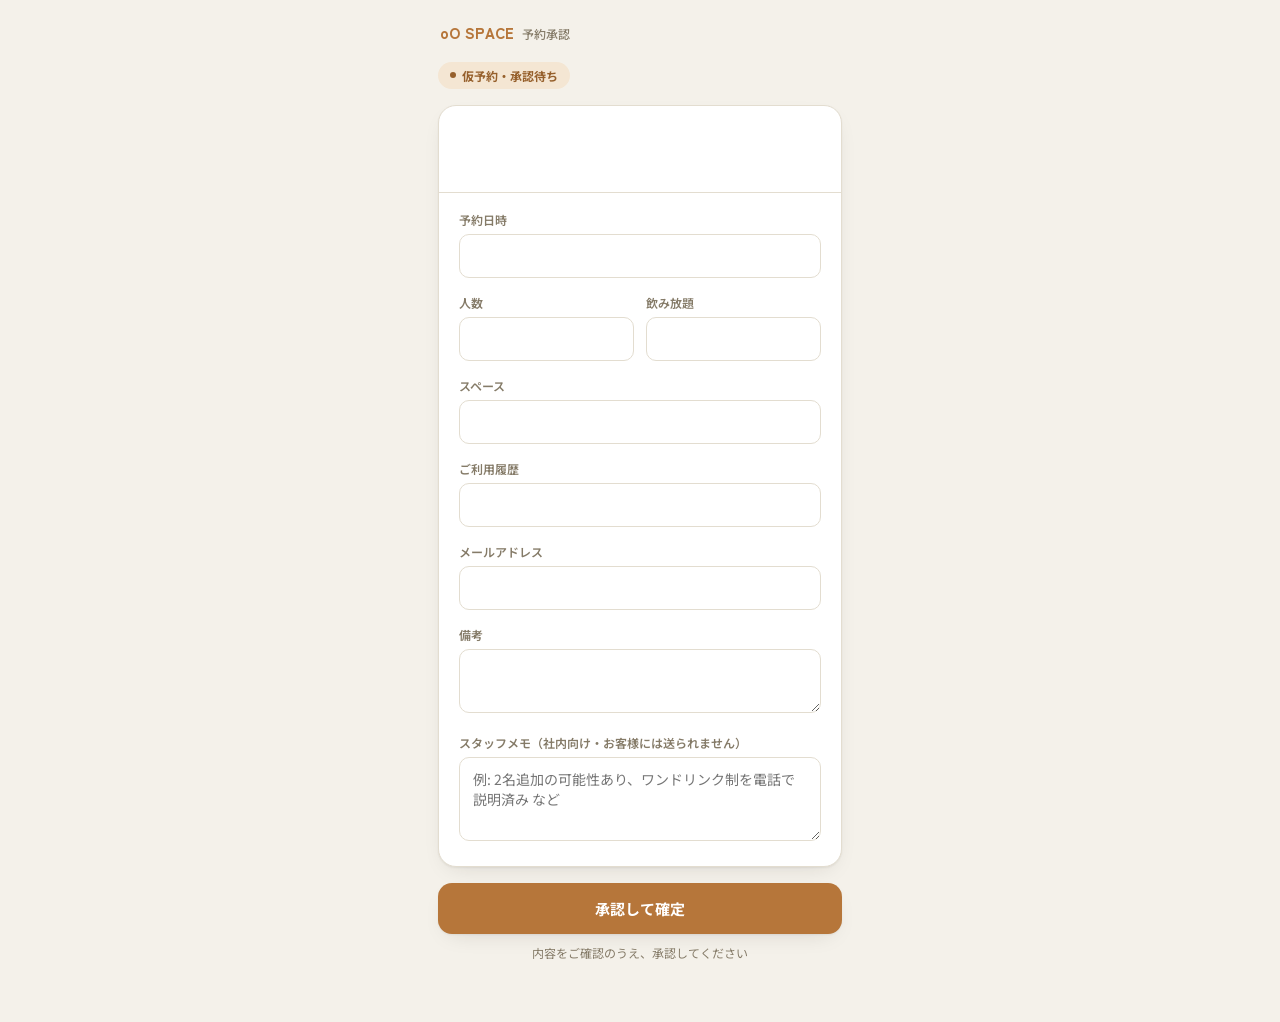
<file: gas/ApprovalPage.html>
<!DOCTYPE html>
<html lang="ja">
<head>
  <meta charset="UTF-8">
  <meta name="viewport" content="width=device-width, initial-scale=1.0">
  <title>予約承認</title>
  <link rel="preconnect" href="https://fonts.googleapis.com">
  <link rel="preconnect" href="https://fonts.gstatic.com" crossorigin>
  <link href="https://fonts.googleapis.com/css2?family=Zen+Kaku+Gothic+New:wght@500;700;900&family=Noto+Sans+JP:wght@400;500;600;700&display=swap" rel="stylesheet">
  <style>
    :root {
      --bg: #f4f1ea;
      --surface: #ffffff;
      --border: #e3ddd0;
      --text: #211d17;
      --text-muted: #857b68;
      --accent: #b6763a;
      --accent-strong: #96602c;
      --accent-soft: #f4e6d3;
      --ok: #2f7a52;
      --ok-soft: #e2f1e8;
      --danger: #a8433a;
      --danger-soft: #f5e4e2;
      --shadow: 0 1px 2px rgba(33,29,23,0.06), 0 8px 24px -12px rgba(33,29,23,0.18);
    }
    * { box-sizing: border-box; }
    body {
      margin: 0; background: var(--bg); color: var(--text);
      font-family: "Noto Sans JP", "Hiragino Kaku Gothic ProN", sans-serif;
    }
    main { max-width: 440px; margin: 0 auto; padding: 22px 18px 48px; }

    .brand { display: flex; align-items: baseline; gap: 8px; padding: 0 2px 16px; }
    .brand .mark { font-family: "Zen Kaku Gothic New", sans-serif; font-weight: 900; font-size: 15px; color: var(--accent); letter-spacing: 0.02em; }
    .brand .sub { font-size: 12px; color: var(--text-muted); font-weight: 500; }

    .pill {
      display: inline-flex; align-items: center; gap: 6px; padding: 5px 12px; border-radius: 999px;
      background: var(--accent-soft); color: var(--accent-strong); font-size: 12px; font-weight: 700; margin-bottom: 16px;
    }
    .pill::before { content: ""; width: 6px; height: 6px; border-radius: 50%; background: currentColor; }

    .not-found {
      background: var(--danger-soft); color: var(--danger); border-radius: 14px; padding: 18px;
      font-size: 14px; font-weight: 600; text-align: center;
    }

    .card {
      background: var(--surface); border: 1px solid var(--border); border-radius: 18px;
      box-shadow: var(--shadow); overflow: hidden;
    }
    .card-head { padding: 20px 20px 16px; border-bottom: 1px solid var(--border); }
    .card-head input {
      display: block; width: 100%; border: none; background: none; padding: 0; font: inherit;
      color: var(--text); outline: none;
    }
    .card-head .name-input { font-family: "Zen Kaku Gothic New", sans-serif; font-size: 19px; font-weight: 700; }
    .card-head .phone-input { font-size: 13px; color: var(--text-muted); margin-top: 4px; }

    .card-body { padding: 18px 20px 20px; display: flex; flex-direction: column; gap: 16px; }
    .field-row { display: flex; gap: 12px; }
    .field { flex: 1; }
    .field-label { display: block; font-size: 12px; font-weight: 600; color: var(--text-muted); margin: 0 0 6px; }
    .field-input {
      width: 100%; font: inherit; font-size: 14px; color: var(--text);
      padding: 11px 13px; border: 1px solid var(--border); border-radius: 10px;
      background: var(--surface); outline: none; transition: border-color .15s, box-shadow .15s;
    }
    .field-input:focus { border-color: var(--accent); box-shadow: 0 0 0 3px rgba(182,118,58,0.16); }
    textarea.field-input { resize: vertical; font-family: inherit; min-height: 60px; }

    .submit-btn {
      display: flex; align-items: center; justify-content: center; gap: 8px; width: 100%; margin-top: 16px;
      padding: 15px; border: none; border-radius: 14px; background: var(--accent); color: #fff;
      font: inherit; font-size: 15px; font-weight: 700; cursor: pointer; box-shadow: var(--shadow);
    }
    .submit-btn:disabled { opacity: 0.6; cursor: default; }
    .hint { text-align: center; font-size: 12px; color: var(--text-muted); margin-top: 10px; }
    #result { margin-top: 10px; font-weight: 700; font-size: 13px; color: var(--danger); text-align: center; }

    #done-screen {
      display: none; min-height: 60vh; flex-direction: column; align-items: center; justify-content: center;
      gap: 18px; text-align: center; padding-top: 40px;
    }
    #done-screen .icon {
      width: 68px; height: 68px; border-radius: 50%; background: var(--ok-soft); color: var(--ok);
      display: flex; align-items: center; justify-content: center;
    }
    #done-screen h1 { font-family: "Zen Kaku Gothic New", sans-serif; font-size: 20px; font-weight: 700; margin: 0; }
    #done-screen p { font-size: 14px; color: var(--text-muted); line-height: 1.7; margin: 0; max-width: 280px; }
  </style>
</head>
<body>
  <main>
    <div class="brand"><span class="mark">oO SPACE</span><span class="sub">予約承認</span></div>

    <div id="form-screen">
      <p id="not-found" class="not-found" style="display:none;">予約が見つかりませんでした。</p>

      <div id="form-content">
        <span class="pill">仮予約・承認待ち</span>
        <p id="status-notice" class="not-found" style="display:none;"></p>

        <form id="approval-form">
          <div class="card">
            <div class="card-head">
              <label class="field-label" for="f-name" style="display:none;">氏名（カタカナ）</label>
              <input id="f-name" class="name-input" type="text" name="氏名（カタカナ）">
              <label class="field-label" for="f-phone" style="display:none;">電話番号</label>
              <input id="f-phone" class="phone-input" type="text" name="電話番号">
            </div>
            <div class="card-body">
              <div class="field">
                <label class="field-label" for="f-datetime">予約日時</label>
                <input id="f-datetime" class="field-input" type="text" name="予約日時">
              </div>
              <div class="field-row">
                <div class="field">
                  <label class="field-label" for="f-headcount">人数</label>
                  <input id="f-headcount" class="field-input" type="text" name="人数">
                </div>
                <div class="field">
                  <label class="field-label" for="f-drink">飲み放題</label>
                  <input id="f-drink" class="field-input" type="text" name="飲み放題">
                </div>
              </div>
              <div class="field">
                <label class="field-label" for="f-space">スペース</label>
                <input id="f-space" class="field-input" type="text" name="スペース">
              </div>
              <div class="field">
                <label class="field-label" for="f-history">ご利用履歴</label>
                <input id="f-history" class="field-input" type="text" name="ご利用履歴">
              </div>
              <div class="field">
                <label class="field-label" for="f-email">メールアドレス</label>
                <input id="f-email" class="field-input" type="text" name="メールアドレス">
              </div>
              <div class="field">
                <label class="field-label" for="f-note">備考</label>
                <textarea id="f-note" class="field-input" name="備考" rows="2"></textarea>
              </div>
              <div class="field">
                <label class="field-label" for="f-staff-memo">スタッフメモ（社内向け・お客様には送られません）</label>
                <textarea id="f-staff-memo" class="field-input" name="スタッフメモ" rows="3" maxlength="2000" placeholder="例: 2名追加の可能性あり、ワンドリンク制を電話で説明済み など"></textarea>
              </div>
            </div>
          </div>

          <button type="submit" class="submit-btn">承認して確定</button>
          <div class="hint">内容をご確認のうえ、承認してください</div>
          <p id="result"></p>
        </form>
      </div>
    </div>

    <div id="done-screen">
      <div class="icon">
        <svg width="30" height="30" viewBox="0 0 24 24" fill="none" stroke="currentColor" stroke-width="2.5" stroke-linecap="round" stroke-linejoin="round"><polyline points="20 6 9 17 4 12"></polyline></svg>
      </div>
      <h1>確定しました</h1>
      <p>予約の確定処理が完了しました。この画面は閉じて構いません。</p>
    </div>
  </main>

  <script>
    const reservationId = <?!= toSafeJson_(reservationId) ?>;
    const reservation = <?!= toSafeJson_(reservation) ?>;
    const form = document.getElementById('approval-form');

    if (!reservation) {
      document.getElementById('not-found').style.display = 'block';
      document.getElementById('form-content').style.display = 'none';
    } else if (reservation['ステータス'] !== '仮予約') {
      // 確定済み・キャンセル済みの予約は承認画面から操作させない（古い承認リンクからの誤操作防止）
      document.querySelector('.pill').style.display = 'none';
      form.style.display = 'none';
      const notice = document.getElementById('status-notice');
      notice.textContent = reservation['ステータス'] === '確定'
        ? 'この予約はすでに確定済みです。'
        : 'この予約はキャンセル（却下）済みのため承認できません。改めて受け付ける場合は、管理画面の「予約を追加」から登録してください。';
      notice.style.display = 'block';
    } else {
      Object.keys(reservation).forEach((key) => {
        const field = form.elements[key];
        if (field) field.value = reservation[key];
      });
    }

    form.addEventListener('submit', (e) => {
      e.preventDefault();
      const formData = new FormData(form);
      const editedData = Object.fromEntries(formData.entries());
      const resultEl = document.getElementById('result');
      const submitBtn = form.querySelector('button[type="submit"]');
      resultEl.textContent = '処理中...';
      submitBtn.disabled = true;
      submitBtn.textContent = '処理中…';

      google.script.run
        .withSuccessHandler((res) => {
          if (res.success) {
            document.getElementById('form-screen').style.display = 'none';
            document.getElementById('done-screen').style.display = 'flex';
          } else {
            resultEl.textContent = `エラー: ${res.error}`;
            submitBtn.disabled = false;
            submitBtn.textContent = '承認して確定';
          }
        })
        .withFailureHandler((err) => {
          resultEl.textContent = `エラー: ${err.message}`;
          submitBtn.disabled = false;
          submitBtn.textContent = '承認して確定';
        })
        .approveReservation(reservationId, editedData);
    });
  </script>
</body>
</html>
</file>
<file: frontend/css/style.css>
:root {
  font-family: -apple-system, BlinkMacSystemFont, "Hiragino Sans", "Yu Gothic", sans-serif;
  --accent: #b6763a;
  --border: #e4dccf;
  --muted: #6b6258;
  --badge-bg: #f1e6d8;
  --badge-ink: #8a5a24;
}

body {
  margin: 0;
  background: #faf8f5;
  color: #211c17;
}

main {
  max-width: 480px;
  margin: 0 auto;
  padding: 16px 16px 40px;
}

h1 {
  font-size: 1.4rem;
  text-align: center;
}

h2 {
  font-size: 1.1rem;
  margin: 4px 0 18px;
}

button {
  display: block;
  width: 100%;
  padding: 14px;
  margin-top: 24px;
  border: none;
  border-radius: 8px;
  background: #06c755;
  color: #fff;
  font-size: 1rem;
  font-weight: bold;
  cursor: pointer;
}

/* ---- ステップトラッカー ---- */
.step-tracker { display: flex; align-items: center; padding: 4px 4px 18px; }
.step-node { display: flex; flex-direction: column; align-items: center; gap: 4px; }
.step-node .num {
  width: 26px; height: 26px; border-radius: 50%; background: #e7e0d6; color: #8b8177;
  display: flex; align-items: center; justify-content: center; font-size: 0.78rem; font-weight: 700;
}
.step-node .label { font-size: 0.62rem; color: #8b8177; white-space: nowrap; }
.step-node.is-active .num { background: var(--accent); color: #fff; }
.step-node.is-active .label { color: #211c17; font-weight: 700; }
.step-node.is-done .num { background: #d9c6ac; color: #6b4a1f; }
.step-line { flex: 1; height: 1px; background: var(--border); margin: 0 4px 18px; }

/* ---- ステップ画面 ---- */
.screen { display: none; }
.screen.is-active { display: block; }

.back-btn {
  appearance: none; display: inline-flex; align-items: center; gap: 4px; width: auto;
  margin: 0 0 14px; padding: 7px 14px; border: 1px solid var(--border); border-radius: 999px;
  background: #fff; color: #211c17; font-size: 0.85rem; font-weight: 600; line-height: 1.2;
  text-decoration: none; cursor: pointer;
}
.back-btn:active { background: var(--badge-bg); }

/* ---- 写真スライダー ---- */
.photo-carousel {
  display: flex; gap: 6px; overflow-x: auto; scroll-snap-type: x mandatory; margin-bottom: 16px;
}
.photo-tile {
  flex: 0 0 85%; width: 85%; height: 160px; scroll-snap-align: start;
  object-fit: cover; border-radius: 10px; background: var(--border); display: block;
}

.field { margin: 0 0 20px; }
.field-label { display: block; font-size: 0.8rem; font-weight: 700; color: var(--muted); margin: 0 0 8px; }

/* ---- カレンダー ---- */
.cal-nav { display: flex; align-items: center; justify-content: space-between; margin-bottom: 10px; }
.cal-month { font-size: 0.95rem; font-weight: 700; }
.cal-nav-btn {
  display: flex; align-items: center; justify-content: center; padding: 0;
  width: 32px; height: 32px; border-radius: 8px; border: 1px solid var(--border); background: #fff;
  color: #211c17; font-size: 1.1rem; line-height: 1; cursor: pointer;
}
.cal-nav-btn:disabled { opacity: 0.35; cursor: default; }
.cal-grid { display: grid; grid-template-columns: repeat(7, 1fr); gap: 5px; margin-bottom: 4px; }
.cal-dow { text-align: center; font-size: 0.72rem; color: #8b8177; padding-bottom: 4px; }
.cal-dow.is-sun { color: #d1453a; }
.cal-dow.is-sat { color: #3a6fd1; }
.cal-cell {
  aspect-ratio: 1 / 1.05; border-radius: 10px; display: flex; flex-direction: column;
  align-items: center; justify-content: center; gap: 3px; font-size: 0.85rem;
  background: #fff; border: 1px solid var(--border);
}
.cal-cell .cal-num { font-weight: 600; }
.cal-cell .cal-mark { font-size: 0.9rem; color: var(--accent); }
.cal-cell.is-past { color: #c9c1b5; background: transparent; border-color: transparent; }
.cal-cell.is-past .cal-mark { color: #d8d1c4; }
.cal-cell.is-available { cursor: pointer; }
.cal-cell.is-closed { background: transparent; border-color: transparent; color: #d0a39a; }
.cal-cell.is-closed .cal-mark { color: #c0614f; font-size: 0.72rem; font-weight: 700; }
.cal-cell.is-selected { background: var(--accent); border-color: var(--accent); }
.cal-cell.is-selected .cal-num,
.cal-cell.is-selected .cal-mark { color: #fff; }

/* ---- ピル選択（人数・時間） ---- */
.pill-row { display: flex; gap: 8px; overflow-x: auto; padding-bottom: 4px; }
.pill {
  flex: 0 0 auto; display: inline-flex; align-items: center; gap: 6px;
  padding: 10px 16px; border-radius: 999px; border: 1px solid var(--border);
  background: #fff; font-size: 0.9rem; cursor: pointer; white-space: nowrap;
}
.pill .dot { width: 8px; height: 8px; border-radius: 50%; border: 1.5px solid var(--accent); flex: 0 0 auto; }
.pill.is-selected { background: var(--accent); border-color: var(--accent); color: #fff; font-weight: 700; }
.pill.is-selected .dot { background: #fff; border-color: #fff; }

/* ---- スペースカード ---- */
.space-card {
  display: flex; gap: 12px; border: 1px solid var(--border); border-radius: 12px;
  padding: 12px; margin-bottom: 12px; cursor: pointer; background: #fff;
}
.space-card.is-selected { border-color: var(--accent); box-shadow: 0 0 0 2px var(--accent) inset; }
.space-thumb { flex: 0 0 auto; width: 84px; height: 84px; border-radius: 8px; object-fit: cover; background: var(--border); display: block; }
.space-body { flex: 1; min-width: 0; }
.space-title { font-size: 0.95rem; font-weight: 700; margin: 0 0 4px; display: flex; align-items: center; gap: 6px; flex-wrap: wrap; }
.space-badge { font-size: 0.68rem; background: var(--badge-bg); color: var(--badge-ink); padding: 2px 7px; border-radius: 4px; font-weight: 700; }
.space-desc { font-size: 0.82rem; color: var(--muted); line-height: 1.55; margin: 0; }
.space-check {
  flex: 0 0 auto; width: 22px; height: 22px; border-radius: 50%; border: 1.5px solid var(--border);
  display: flex; align-items: center; justify-content: center; font-size: 0.75rem; color: transparent; align-self: flex-start;
}
.space-card.is-selected .space-check { background: var(--accent); border-color: var(--accent); color: #fff; }

/* ---- チップ（ラジオ選択） ---- */
.chip-group { display: flex; flex-wrap: wrap; gap: 8px; }
.chip-group label {
  position: relative; padding: 10px 18px; border-radius: 999px; border: 1px solid var(--border);
  background: #fff; font-size: 0.9rem; cursor: pointer;
}
.chip-group input { position: absolute; opacity: 0; pointer-events: none; }
.chip-group label:has(input:checked) { background: var(--accent); border-color: var(--accent); color: #fff; font-weight: 700; }

/* ---- テキスト入力 ---- */
.text-field { display: block; font-size: 0.8rem; font-weight: 700; color: var(--muted); margin-bottom: 16px; }
.name-row { display: flex; gap: 10px; }
.name-row .text-field { flex: 1; }
.text-field input, .text-field textarea {
  display: block; width: 100%; margin-top: 6px; padding: 10px; font-size: 1rem;
  border: 1px solid var(--border); border-radius: 8px; font-family: inherit; box-sizing: border-box;
}

/* ---- ボタン ---- */
.primary-btn {
  display: block; width: 100%; padding: 14px; margin-top: 8px; border: none;
  border-radius: 10px; background: var(--accent); color: #fff; font-size: 1rem;
  font-weight: 700; cursor: pointer;
}
.primary-btn[disabled] { opacity: 0.4; cursor: not-allowed; }

/* ---- 確認画面 ---- */
.summary { margin: 0 0 20px; font-size: 0.92rem; }
.summary-row { display: flex; justify-content: space-between; gap: 12px; padding: 10px 0; border-bottom: 1px solid #eee4d6; }
.summary-row dt { color: var(--muted); }
.summary-row dd { margin: 0; font-weight: 700; text-align: right; }

/* ---- 完了画面 ---- */
.complete-icon {
  width: 56px; height: 56px; border-radius: 50%; background: var(--badge-bg); color: var(--accent);
  display: flex; align-items: center; justify-content: center; margin: 40px auto 18px; font-size: 1.5rem;
}
.complete-copy { text-align: center; color: var(--muted); font-size: 0.92rem; line-height: 1.7; }

/* ---- トップ画面（index.html） ---- */
body.home { background: #f7f3ec; }
body.home main { padding: 0 0 32px; }

.home-hero {
  position: relative;
  height: 300px;
  background: url("../img/lounge-space.jpg") center / cover;
  display: flex;
  align-items: flex-end;
  padding: 0 22px 40px;
}
.home-hero::after {
  content: "";
  position: absolute;
  inset: 0;
  background: linear-gradient(180deg, rgba(20, 14, 8, 0.1) 0%, rgba(20, 14, 8, 0.75) 100%);
}
.home-brand {
  position: relative;
  z-index: 1;
  margin: 0;
  text-align: left;
  color: #fff;
  font-size: 2.6rem;
  font-weight: 900;
  line-height: 1.05;
  letter-spacing: 0.02em;
  text-shadow: 0 2px 16px rgba(0, 0, 0, 0.35);
}

.home-sheet {
  position: relative;
  z-index: 2;
  margin-top: -18px;
  padding: 22px 20px 0;
  background: #f7f3ec;
  border-radius: 20px 20px 0 0;
}
button.home-cta {
  display: flex;
  align-items: center;
  justify-content: center;
  gap: 8px;
  margin-top: 0;
  padding: 17px;
  border-radius: 16px;
  background: var(--accent);
  font-size: 1.05rem;
  font-weight: 800;
  box-shadow: 0 8px 20px -8px rgba(182, 118, 58, 0.8);
}
.home-sub {
  margin: 8px 0 22px;
  text-align: center;
  font-size: 0.75rem;
  color: var(--muted);
}

.home-section {
  display: flex;
  align-items: center;
  gap: 8px;
  margin: 0 0 10px;
  font-size: 0.85rem;
  font-weight: 800;
}
.home-section::before {
  content: "";
  width: 4px;
  height: 14px;
  border-radius: 2px;
  background: var(--accent);
}

.home-spaces {
  display: grid;
  grid-template-columns: 1fr 1fr;
  gap: 10px;
  margin-bottom: 22px;
}
.home-space {
  overflow: hidden;
  border: 1px solid var(--border);
  border-radius: 14px;
  background: #fff;
}
.home-space img { display: block; width: 100%; height: 90px; object-fit: cover; }
.home-space div { padding: 9px 10px; }
.home-space b { display: block; font-size: 0.8rem; }
.home-tag {
  display: inline-block;
  margin-top: 5px;
  padding: 2px 7px;
  border-radius: 99px;
  background: var(--badge-bg);
  color: var(--badge-ink);
  font-size: 0.65rem;
  font-weight: 700;
}

.home-steps {
  display: flex;
  margin: 0;
  padding: 14px 6px;
  list-style: none;
  border: 1px solid var(--border);
  border-radius: 14px;
  background: #fff;
}
.home-steps li {
  position: relative;
  flex: 1;
  text-align: center;
  font-size: 0.7rem;
  color: var(--muted);
}
.home-steps li:not(:last-child)::after {
  content: "›";
  position: absolute;
  top: 5px;
  right: -4px;
  color: #c9bba6;
  font-size: 1.1rem;
}
.home-steps i {
  display: flex;
  align-items: center;
  justify-content: center;
  width: 30px;
  height: 30px;
  margin: 0 auto 6px;
  border-radius: 50%;
  background: var(--badge-bg);
  color: var(--badge-ink);
  font-style: normal;
  font-weight: 800;
  font-size: 0.8rem;
}

/* 入力エラー（予約フォーム） */
.field-error { display: block; margin-top: 6px; font-size: 0.78rem; font-weight: 600; color: #b3412f; }
.field-error:empty { display: none; }
.text-field input.is-invalid { border-color: #b3412f; background: #fdf3f1; }

/* 人数・時間のプルダウン */
.select-row { display: grid; grid-template-columns: 1fr 1fr; gap: 12px; }
.select-field { display: block; }
.select-input {
  width: 100%; appearance: none; -webkit-appearance: none; font: inherit; font-size: 1rem; color: #211c17;
  padding: 13px 38px 13px 14px; border: 1px solid var(--border); border-radius: 12px; background-color: #fff;
  background-image: url("data:image/svg+xml,%3Csvg xmlns='http://www.w3.org/2000/svg' width='12' height='8' viewBox='0 0 12 8'%3E%3Cpath d='M1 1l5 5 5-5' fill='none' stroke='%23b6763a' stroke-width='2' stroke-linecap='round'/%3E%3C/svg%3E");
  background-repeat: no-repeat; background-position: right 14px center;
}
.select-input:focus { outline: none; border-color: var(--accent); box-shadow: 0 0 0 3px rgba(182, 118, 58, 0.16); }
.select-input:invalid { color: #9a9086; }
.cal-legend { display: flex; flex-wrap: wrap; gap: 4px 14px; margin: 8px 2px 0; font-size: 0.72rem; color: var(--muted); }
.cal-legend .is-closed { color: #c0614f; }

/* ---- 料金つきの選択肢（ラウンジのご利用方法・飲み放題） ---- */
.option-group { display: grid; gap: 8px; }
.option-group label {
  position: relative; display: flex; align-items: center; justify-content: space-between; gap: 10px;
  padding: 12px 14px; border: 1px solid var(--border); border-radius: 12px; background: #fff; cursor: pointer;
  font-size: 0.92rem;
}
.option-group input { position: absolute; opacity: 0; pointer-events: none; }
.option-group span { font-size: 0.8rem; color: var(--muted); text-align: right; }
.option-group label:has(input:checked) { border-color: var(--accent); background: var(--badge-bg); box-shadow: 0 0 0 1px var(--accent) inset; }
.option-group label:has(input:checked) span { color: var(--badge-ink); font-weight: 700; }
.option-group label:has(input:focus-visible) { outline: 2px solid var(--accent); outline-offset: 2px; }
.option-hint { margin: 6px 2px 0; font-size: 0.72rem; color: var(--muted); }
.space-price { color: #211c17; }

/* 貸切と重なって選べないスペース */
.space-card.is-disabled { opacity: 0.6; cursor: not-allowed; }
.space-warning { margin: 8px 0 0; padding: 7px 9px; border-radius: 8px; background: #fbefe9; color: #a2412f; font-size: 0.76rem; line-height: 1.5; }
</file>
